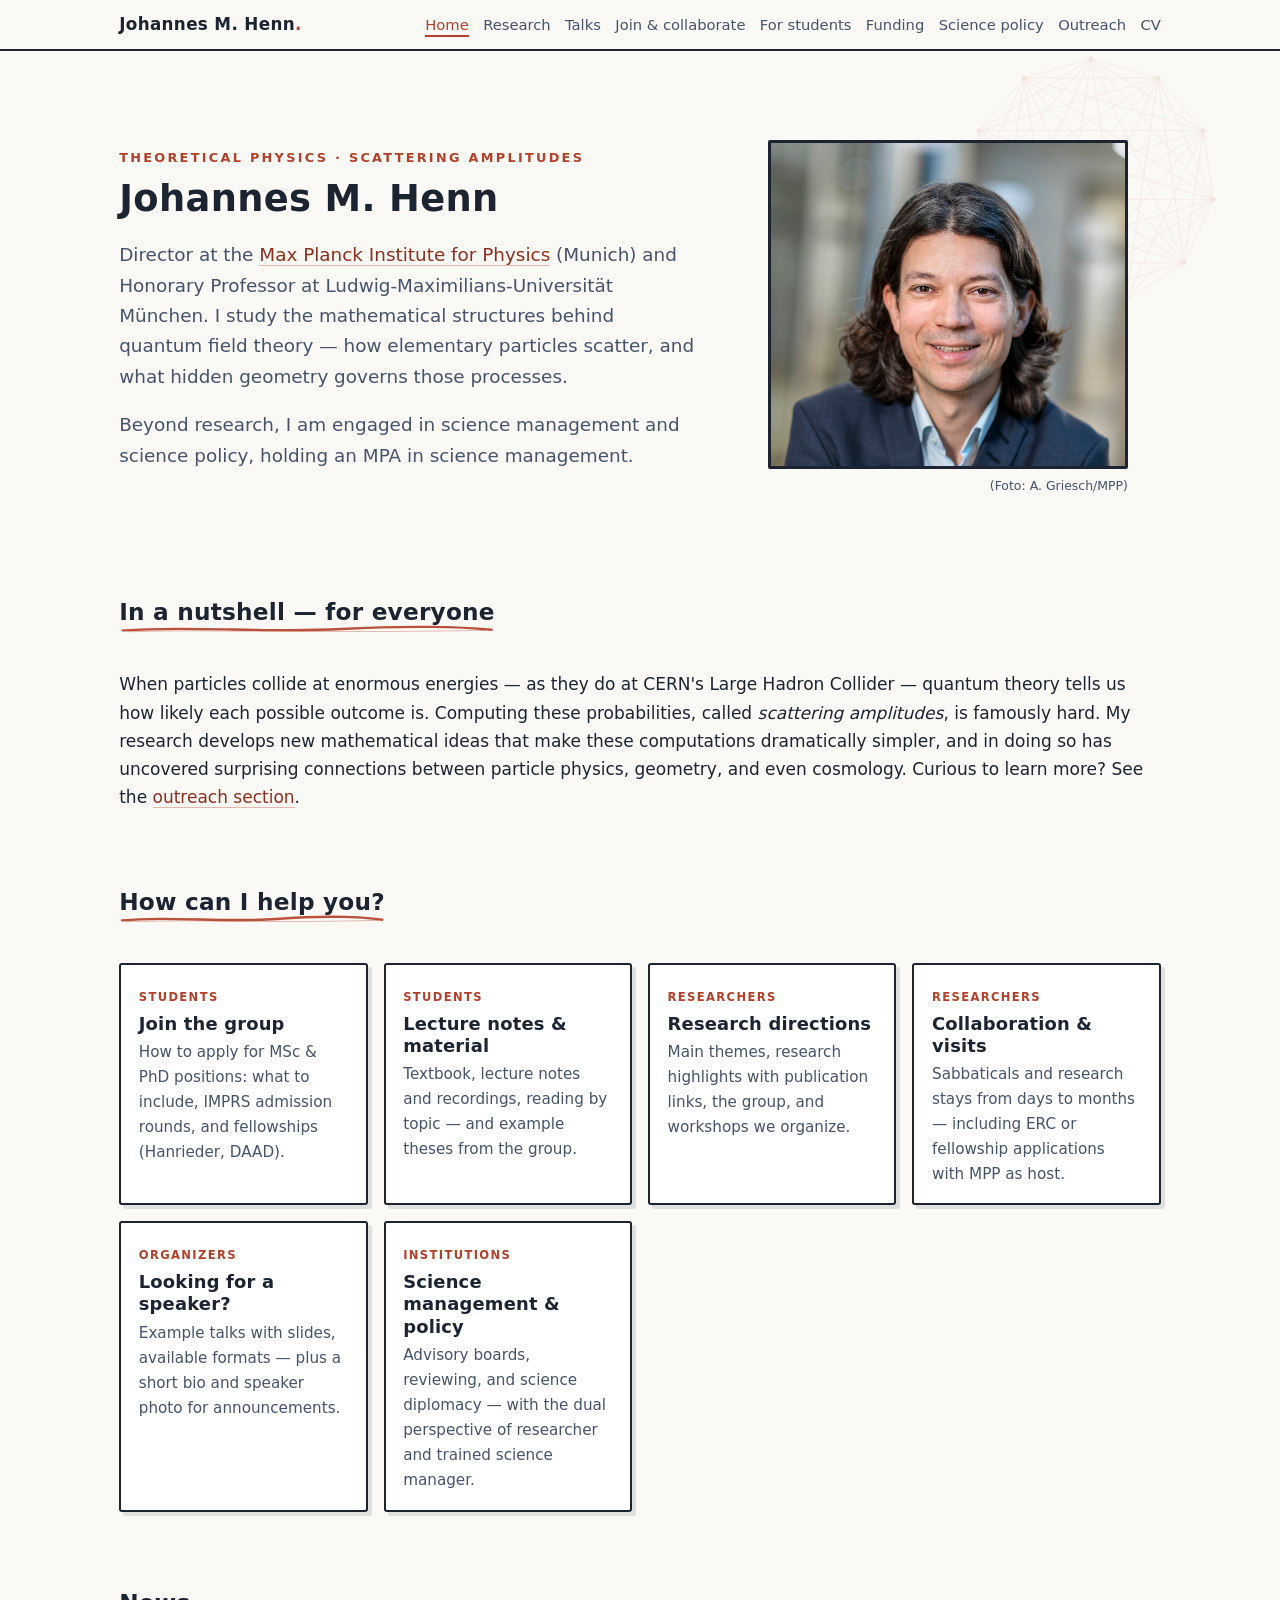
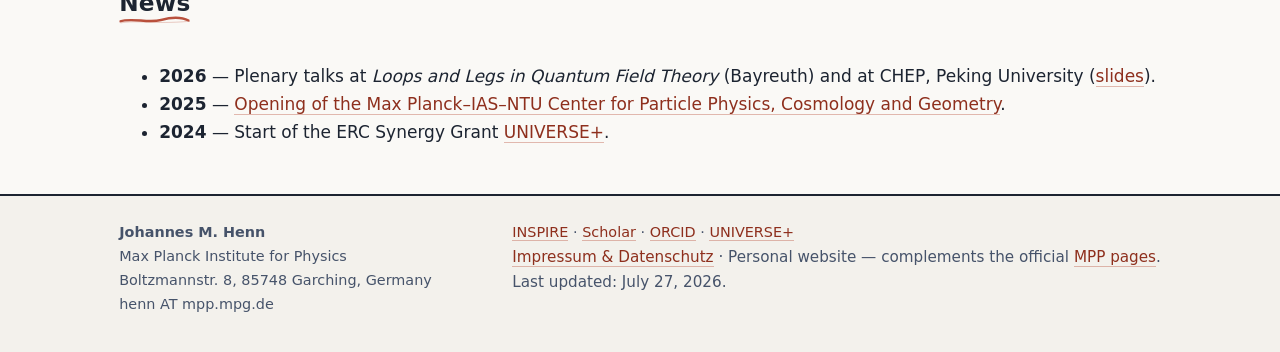
<file: index.html>
<!DOCTYPE html>
<html lang="en">
<head>
<meta charset="utf-8">
<meta name="viewport" content="width=device-width, initial-scale=1">
<title>Johannes M. Henn — Theoretical Physicist</title>
<meta name="description" content="Johannes M. Henn — theoretical physicist, Director at the Max Planck Institute for Physics, Munich. Research on scattering amplitudes in quantum field theory.">
<link rel="icon" type="image/svg+xml" href="assets/img/favicon.svg">
<link rel="icon" type="image/png" href="assets/img/favicon.png">
<link rel="stylesheet" href="assets/css/style.css">
</head>
<body>

<nav class="nav">
  <div class="nav-inner">
    <a class="brand" href="index.html">Johannes M. Henn<span>.</span></a>
    <ul>
      <li><a class="active" href="index.html">Home</a></li>
      <li><a href="research.html">Research</a></li>
      <li><a href="talks.html">Talks</a></li>
      <li><a href="collaborate.html">Join &amp; collaborate</a></li>
      <li><a href="students.html">For students</a></li>
      <li><a href="funding.html">Funding</a></li>
      <li><a href="management.html">Science policy</a></li>
      <li><a href="outreach.html">Outreach</a></li>
      <li><a href="cv.html">CV</a></li>
    </ul>
  </div>
</nav>

<main class="wrap">

  <section class="hero">
    <img class="hero-deco" src="assets/img/polytope.svg" alt="">
    <div>
      <div class="kicker">Theoretical physics · Scattering amplitudes</div>
      <h1>Johannes M. Henn</h1>
      <p class="lead">
        Director at the <a href="https://www.mpp.mpg.de/en/">Max Planck Institute for Physics</a> (Munich)
        and Honorary Professor at Ludwig-Maximilians-Universität München.
        I study the mathematical structures behind quantum field theory —
        how elementary particles scatter, and what hidden geometry governs those processes.
      </p>
      <p class="lead">
        Beyond research, I am engaged in science management and science
        policy, holding an MPA in science management.
      </p>
    </div>
    <div class="hero-photo">
      <img src="assets/img/portrait.jpg" alt="Portrait of Johannes M. Henn">
      <div class="muted" style="font-size:.78rem; margin-top:.4rem; text-align:right">(Foto: A.&nbsp;Griesch/MPP)</div>
    </div>
  </section>

  <section>
    <h2>In a nutshell — for everyone</h2>
    <p>
      When particles collide at enormous energies — as they do at CERN's Large Hadron Collider —
      quantum theory tells us how likely each possible outcome is. Computing these probabilities,
      called <em>scattering amplitudes</em>, is famously hard. My research develops new mathematical
      ideas that make these computations dramatically simpler, and in doing so has uncovered
      surprising connections between particle physics, geometry, and even cosmology.
      Curious to learn more? See the <a href="outreach.html">outreach section</a>.
    </p>
  </section>

  <section>
    <h2>How can I help you?</h2>
    <div class="cards">
      <div class="card">
        <span class="tag">Students</span>
        <h3><a href="collaborate.html#students">Join the group</a></h3>
        <p>How to apply for MSc &amp; PhD positions: what to include, IMPRS admission rounds, and fellowships (Hanrieder, DAAD).</p>
      </div>
      <div class="card">
        <span class="tag">Students</span>
        <h3><a href="students.html">Lecture notes &amp; material</a></h3>
        <p>Textbook, lecture notes and recordings, reading by topic — and example theses from the group.</p>
      </div>
      <div class="card">
        <span class="tag">Researchers</span>
        <h3><a href="research.html">Research directions</a></h3>
        <p>Main themes, research highlights with publication links, the group, and workshops we organize.</p>
      </div>
      <div class="card">
        <span class="tag">Researchers</span>
        <h3><a href="collaborate.html#visits">Collaboration &amp; visits</a></h3>
        <p>Sabbaticals and research stays from days to months — including ERC or fellowship applications with MPP as host.</p>
      </div>
      <div class="card">
        <span class="tag">Organizers</span>
        <h3><a href="talks.html">Looking for a speaker?</a></h3>
        <p>Example talks with slides, available formats — plus a short bio and speaker photo for announcements.</p>
      </div>
      <div class="card">
        <span class="tag">Institutions</span>
        <h3><a href="management.html">Science management &amp; policy</a></h3>
        <p>Advisory boards, reviewing, and science diplomacy — with the dual perspective of researcher and trained science manager.</p>
      </div>
    </div>
  </section>

  <section>
    <h2>News</h2>
    <ul>
      <li><strong>2026</strong> — Plenary talks at <em>Loops and Legs in Quantum Field Theory</em> (Bayreuth) and at CHEP, Peking University (<a href="talks.html">slides</a>).</li>
      <li><strong>2025</strong> — <a href="https://www.mpg.de/25314643/max-planck-center-for-particle-physics-cosmology-and-geometry-inaugurated-in-taiwan">Opening of the Max Planck–IAS–NTU Center for Particle Physics, Cosmology and Geometry</a>.</li>
      <li><strong>2024</strong> — Start of the ERC Synergy Grant <a href="https://positive-geometry.com">UNIVERSE+</a>.</li>
    </ul>
  </section>

</main>

<footer>
  <div class="wrap">
    <div>
      <strong>Johannes M. Henn</strong><br>
      Max Planck Institute for Physics<br>
      Boltzmannstr. 8, 85748 Garching, Germany<br>
      henn&nbsp;AT&nbsp;mpp.mpg.de
    </div>
    <div>
      <a href="https://inspirehep.net/authors/1040053">INSPIRE</a> ·
      <a href="https://scholar.google.com/citations?hl=en&amp;user=UkL5Gi8AAAAJ">Scholar</a> ·
      <a href="https://orcid.org/0000-0003-1183-4652">ORCID</a> ·
      <a href="https://positive-geometry.com">UNIVERSE+</a><br>
      <span class="muted"><a href="imprint.html">Impressum &amp; Datenschutz</a> · Personal website — complements the official <a href="https://www.mpp.mpg.de/en/">MPP pages</a>.<br>Last updated: July 27, 2026.</span>
    </div>
  </div>
</footer>

</body>
</html>
</file>
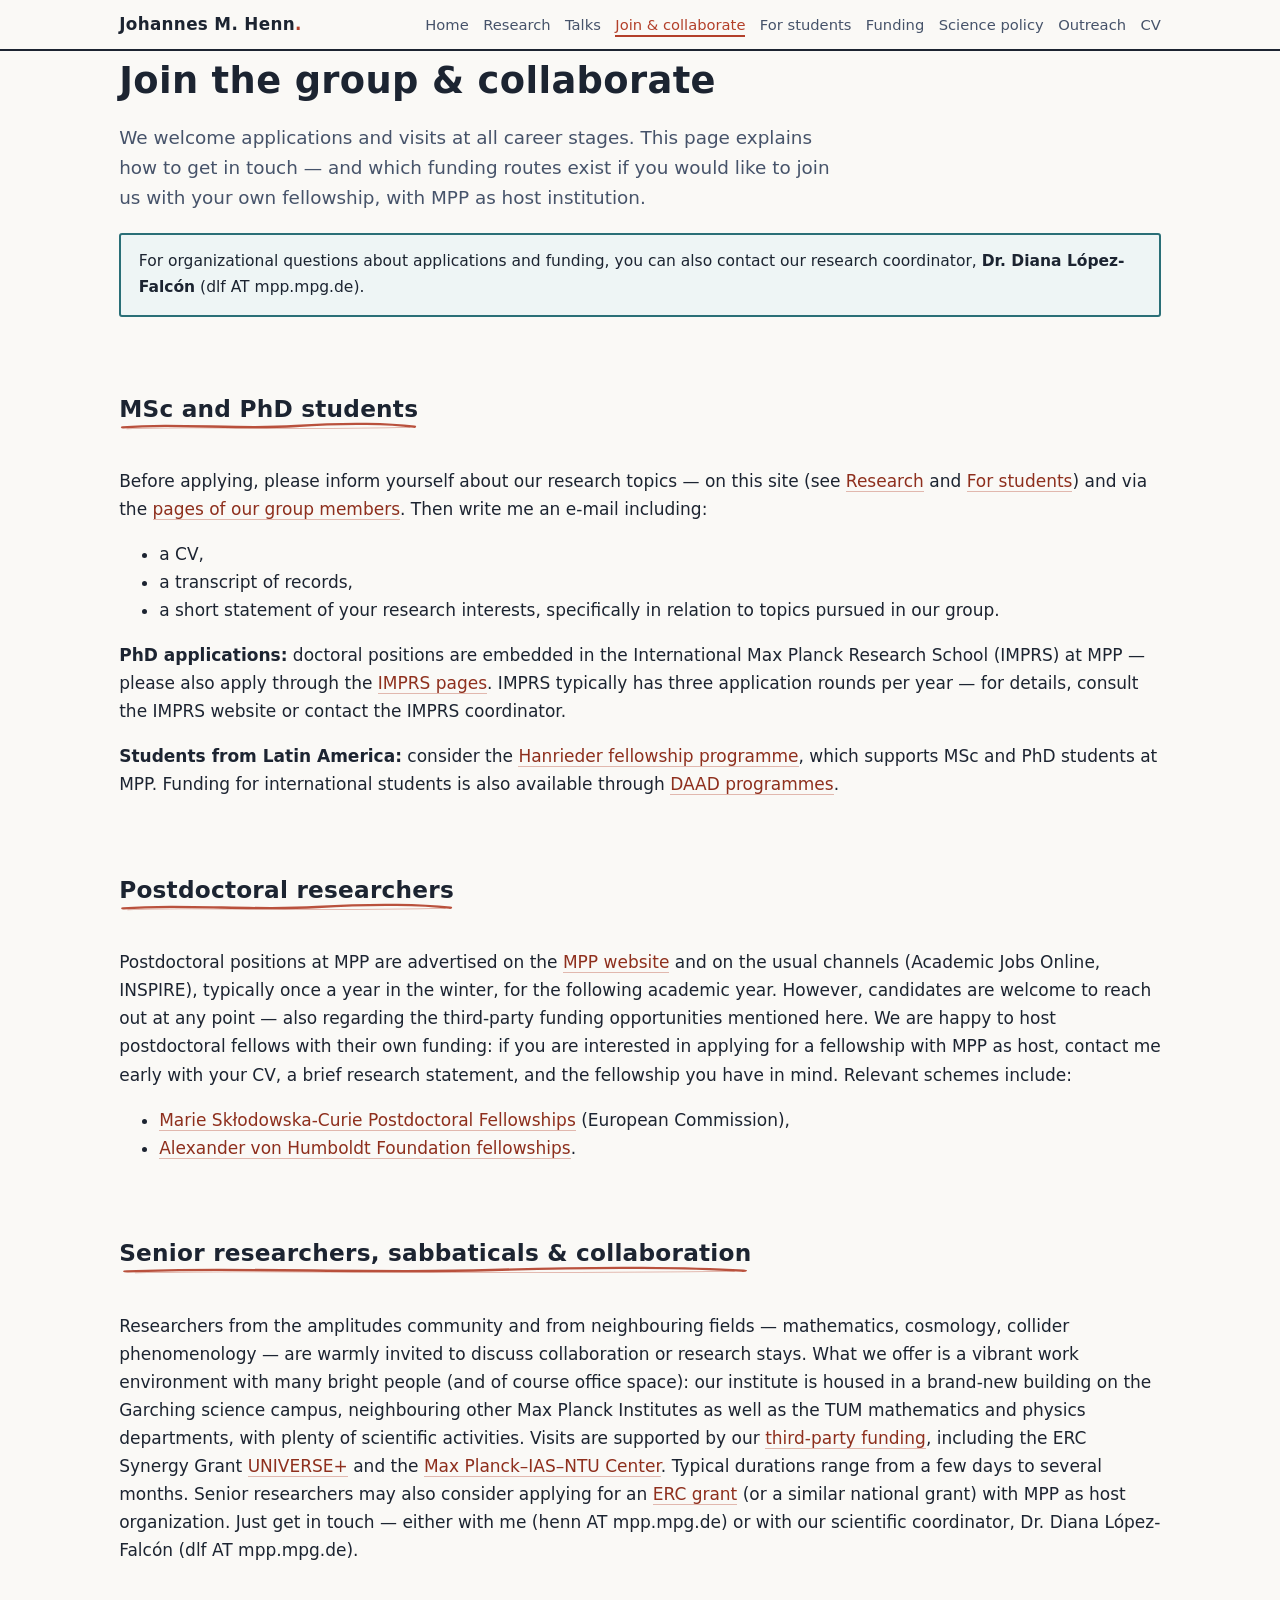
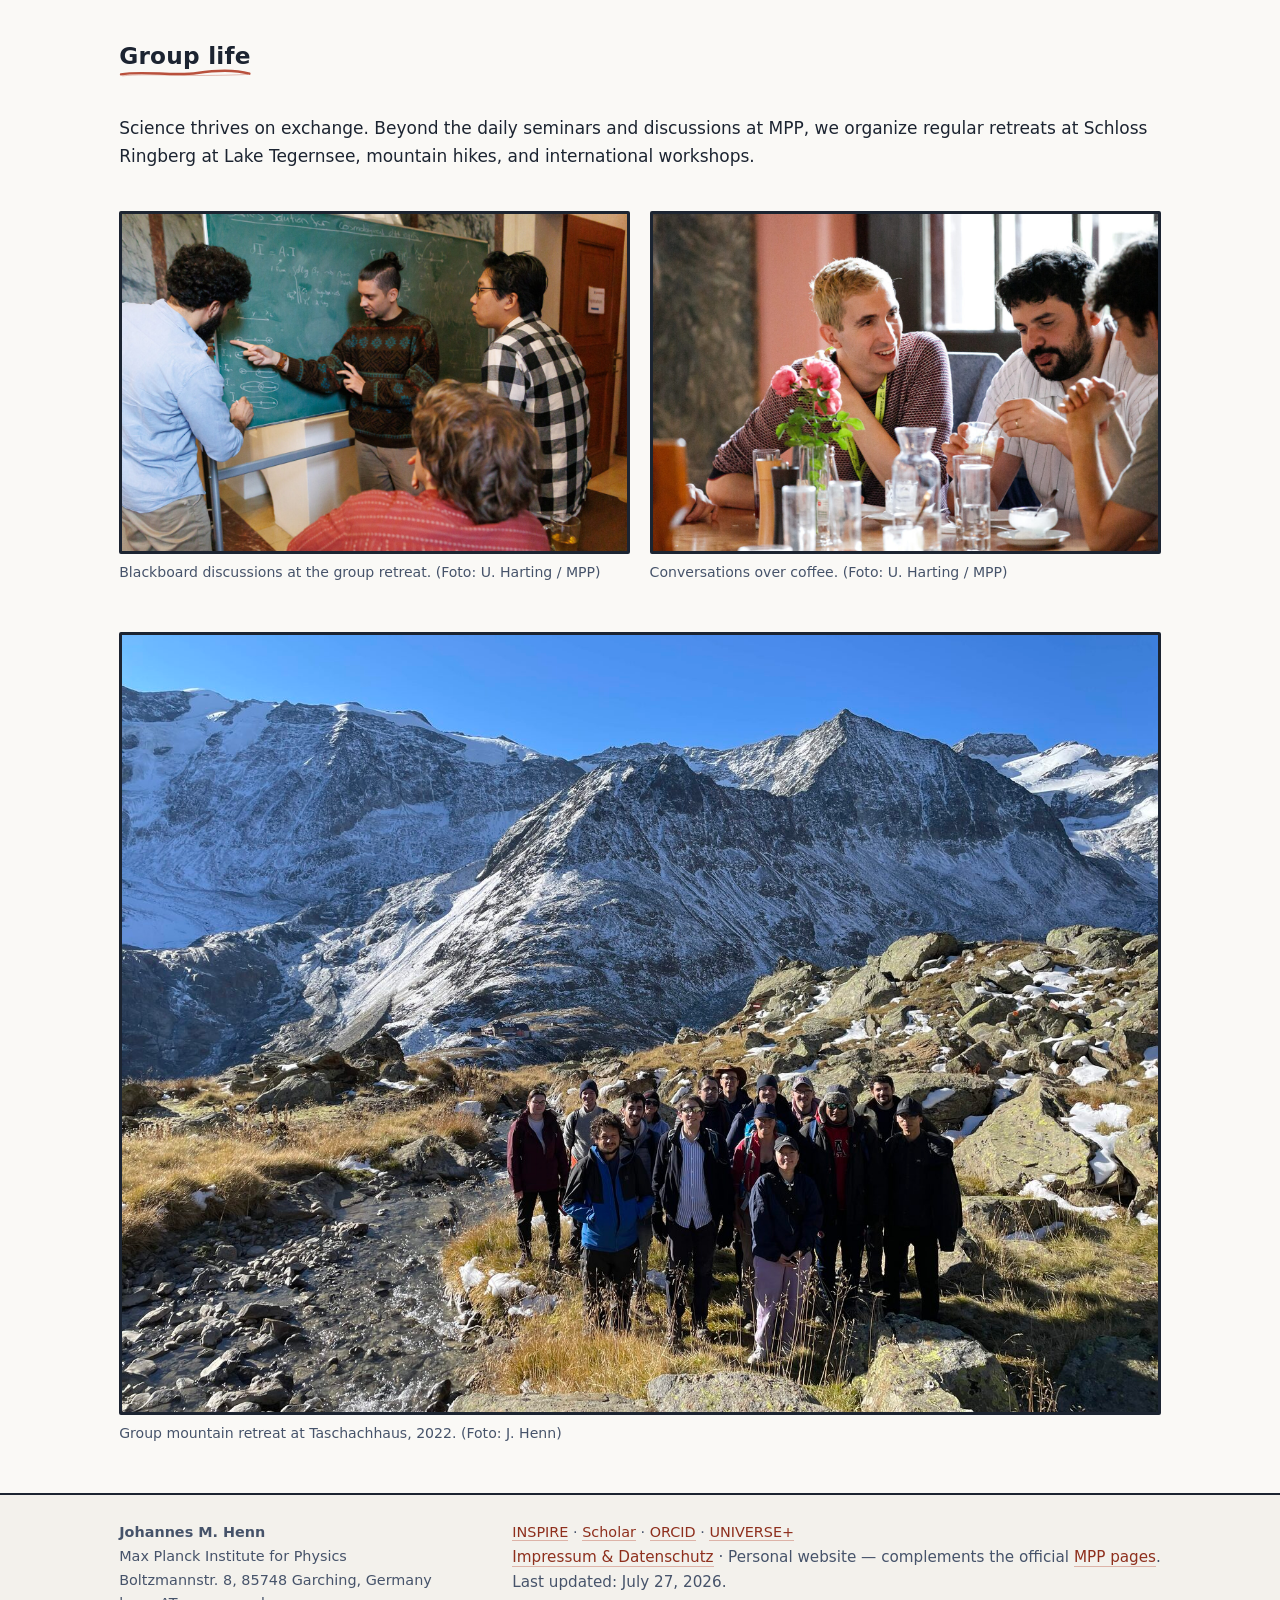
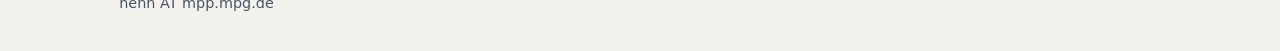
<file: collaborate.html>
<!DOCTYPE html>
<html lang="en">
<head>
<meta charset="utf-8">
<meta name="viewport" content="width=device-width, initial-scale=1">
<title>Join &amp; collaborate — Johannes M. Henn</title>
<meta name="description" content="How to join the group of Johannes M. Henn at the Max Planck Institute for Physics: MSc/PhD applications, postdoc fellowships, sabbaticals and visits.">
<link rel="icon" type="image/svg+xml" href="assets/img/favicon.svg">
<link rel="icon" type="image/png" href="assets/img/favicon.png">
<link rel="stylesheet" href="assets/css/style.css">
</head>
<body>

<nav class="nav">
  <div class="nav-inner">
    <a class="brand" href="index.html">Johannes M. Henn<span>.</span></a>
    <ul>
      <li><a href="index.html">Home</a></li>
      <li><a href="research.html">Research</a></li>
      <li><a href="talks.html">Talks</a></li>
      <li><a class="active" href="collaborate.html">Join &amp; collaborate</a></li>
      <li><a href="students.html">For students</a></li>
      <li><a href="funding.html">Funding</a></li>
      <li><a href="management.html">Science policy</a></li>
      <li><a href="outreach.html">Outreach</a></li>
      <li><a href="cv.html">CV</a></li>
    </ul>
  </div>
</nav>

<main class="wrap">

  <h1>Join the group &amp; collaborate</h1>
  <p class="lead">
    We welcome applications and visits at all career stages. This page explains
    how to get in touch — and which funding routes exist if you would like to
    join us with your own fellowship, with MPP as host institution.
  </p>

  <div class="note">
    For organizational questions about applications and funding, you can also contact our
    research coordinator, <strong>Dr. Diana López-Falcón</strong> (dlf&nbsp;AT&nbsp;mpp.mpg.de).
  </div>

  <section id="students">
    <h2>MSc and PhD students</h2>
    <p>
      Before applying, please inform yourself about our research topics — on this site
      (see <a href="research.html">Research</a> and <a href="students.html">For students</a>)
      and via the <a href="https://www.mpp.mpg.de/en/research/structure-of-matter/quantum-field-theory">pages of our group members</a>.
      Then write me an e-mail including:
    </p>
    <ul>
      <li>a CV,</li>
      <li>a transcript of records,</li>
      <li>a short statement of your research interests, specifically in relation to topics pursued in our group.</li>
    </ul>
    <p>
      <strong>PhD applications:</strong> doctoral positions are embedded in the
      International Max Planck Research School (IMPRS) at MPP — please also apply through the
      <a href="https://www.mpp.mpg.de/en/studying-and-working/imprs-phd-studies/for-imprs-applicants">IMPRS pages</a>.
      IMPRS typically has three application rounds per year — for details, consult the
      IMPRS website or contact the IMPRS coordinator.
    </p>
    <p>
      <strong>Students from Latin America:</strong> consider the
      <a href="https://www.mpp.mpg.de/en/international-program">Hanrieder fellowship programme</a>,
      which supports MSc and PhD students at MPP.
      Funding for international students is also available through
      <a href="https://www.daad.de/en/">DAAD programmes</a>.
    </p>
  </section>

  <section id="postdocs">
    <h2>Postdoctoral researchers</h2>
    <p>
      Postdoctoral positions at MPP are advertised on the
      <a href="https://www.mpp.mpg.de/en/">MPP website</a> and on the usual channels
      (Academic Jobs Online, INSPIRE), typically once a year in the winter, for the
      following academic year. However, candidates are welcome to reach out at any point —
      also regarding the third-party funding opportunities mentioned here. We are happy to
      host postdoctoral fellows with their own funding: if you are interested in applying
      for a fellowship with MPP as host, contact me early with your CV, a brief research
      statement, and the fellowship you have in mind. Relevant schemes include:
    </p>
    <ul>
      <li><a href="https://marie-sklodowska-curie-actions.ec.europa.eu">Marie Skłodowska-Curie Postdoctoral Fellowships</a> (European Commission),</li>
      <li><a href="https://www.humboldt-foundation.de/en/">Alexander von Humboldt Foundation fellowships</a>.</li>
    </ul>
  </section>

  <section id="visits">
    <h2>Senior researchers, sabbaticals &amp; collaboration</h2>
    <p>
      Researchers from the amplitudes community and from neighbouring fields —
      mathematics, cosmology, collider phenomenology — are warmly invited to discuss
      collaboration or research stays. What we offer is a vibrant work environment with
      many bright people (and of course office space): our institute is housed in a brand-new
      building on the Garching science campus, neighbouring other Max Planck Institutes as
      well as the TUM mathematics and physics departments, with plenty of scientific
      activities. Visits are supported by our <a href="funding.html">third-party funding</a>,
      including the ERC Synergy Grant <a href="https://positive-geometry.com">UNIVERSE+</a> and the
      <a href="https://www.mpp.mpg.de/en/research/max-planck-center-for-particle-physics-cosmology-and-geometry">Max Planck–IAS–NTU Center</a>.
      Typical durations range from a few days to several months. Senior researchers may
      also consider applying for an <a href="https://erc.europa.eu">ERC grant</a> (or a
      similar national grant) with MPP as host organization.
      Just get in touch — either with me (henn&nbsp;AT&nbsp;mpp.mpg.de) or with our
      scientific coordinator, Dr. Diana López-Falcón (dlf&nbsp;AT&nbsp;mpp.mpg.de).
    </p>
  </section>

  <section id="group-life">
    <h2>Group life</h2>
    <p>
      Science thrives on exchange. Beyond the daily seminars and discussions at MPP, we
      organize regular retreats at Schloss Ringberg at Lake Tegernsee, mountain hikes,
      and international workshops.
    </p>
    <div class="fig-row">
      <figure>
        <img src="assets/img/group-blackboard.jpg" alt="Blackboard discussion at a group retreat">
        <figcaption>Blackboard discussions at the group retreat.
        (Foto: U.&nbsp;Harting&nbsp;/&nbsp;MPP)</figcaption>
      </figure>
      <figure>
        <img src="assets/img/group-coffee.jpg" alt="Conversations over coffee at a group retreat">
        <figcaption>Conversations over coffee.
        (Foto: U.&nbsp;Harting&nbsp;/&nbsp;MPP)</figcaption>
      </figure>
    </div>
    <figure>
      <img src="assets/img/group-mountains.jpg" alt="The group on a mountain hike">
      <figcaption>Group mountain retreat at Taschachhaus, 2022. (Foto: J.&nbsp;Henn)</figcaption>
    </figure>
  </section>

</main>

<footer>
  <div class="wrap">
    <div>
      <strong>Johannes M. Henn</strong><br>
      Max Planck Institute for Physics<br>
      Boltzmannstr. 8, 85748 Garching, Germany<br>
      henn&nbsp;AT&nbsp;mpp.mpg.de
    </div>
    <div>
      <a href="https://inspirehep.net/authors/1040053">INSPIRE</a> ·
      <a href="https://scholar.google.com/citations?hl=en&amp;user=UkL5Gi8AAAAJ">Scholar</a> ·
      <a href="https://orcid.org/0000-0003-1183-4652">ORCID</a> ·
      <a href="https://positive-geometry.com">UNIVERSE+</a><br>
      <span class="muted"><a href="imprint.html">Impressum &amp; Datenschutz</a> · Personal website — complements the official <a href="https://www.mpp.mpg.de/en/">MPP pages</a>.<br>Last updated: July 27, 2026.</span>
    </div>
  </div>
</footer>

</body>
</html>
</file>
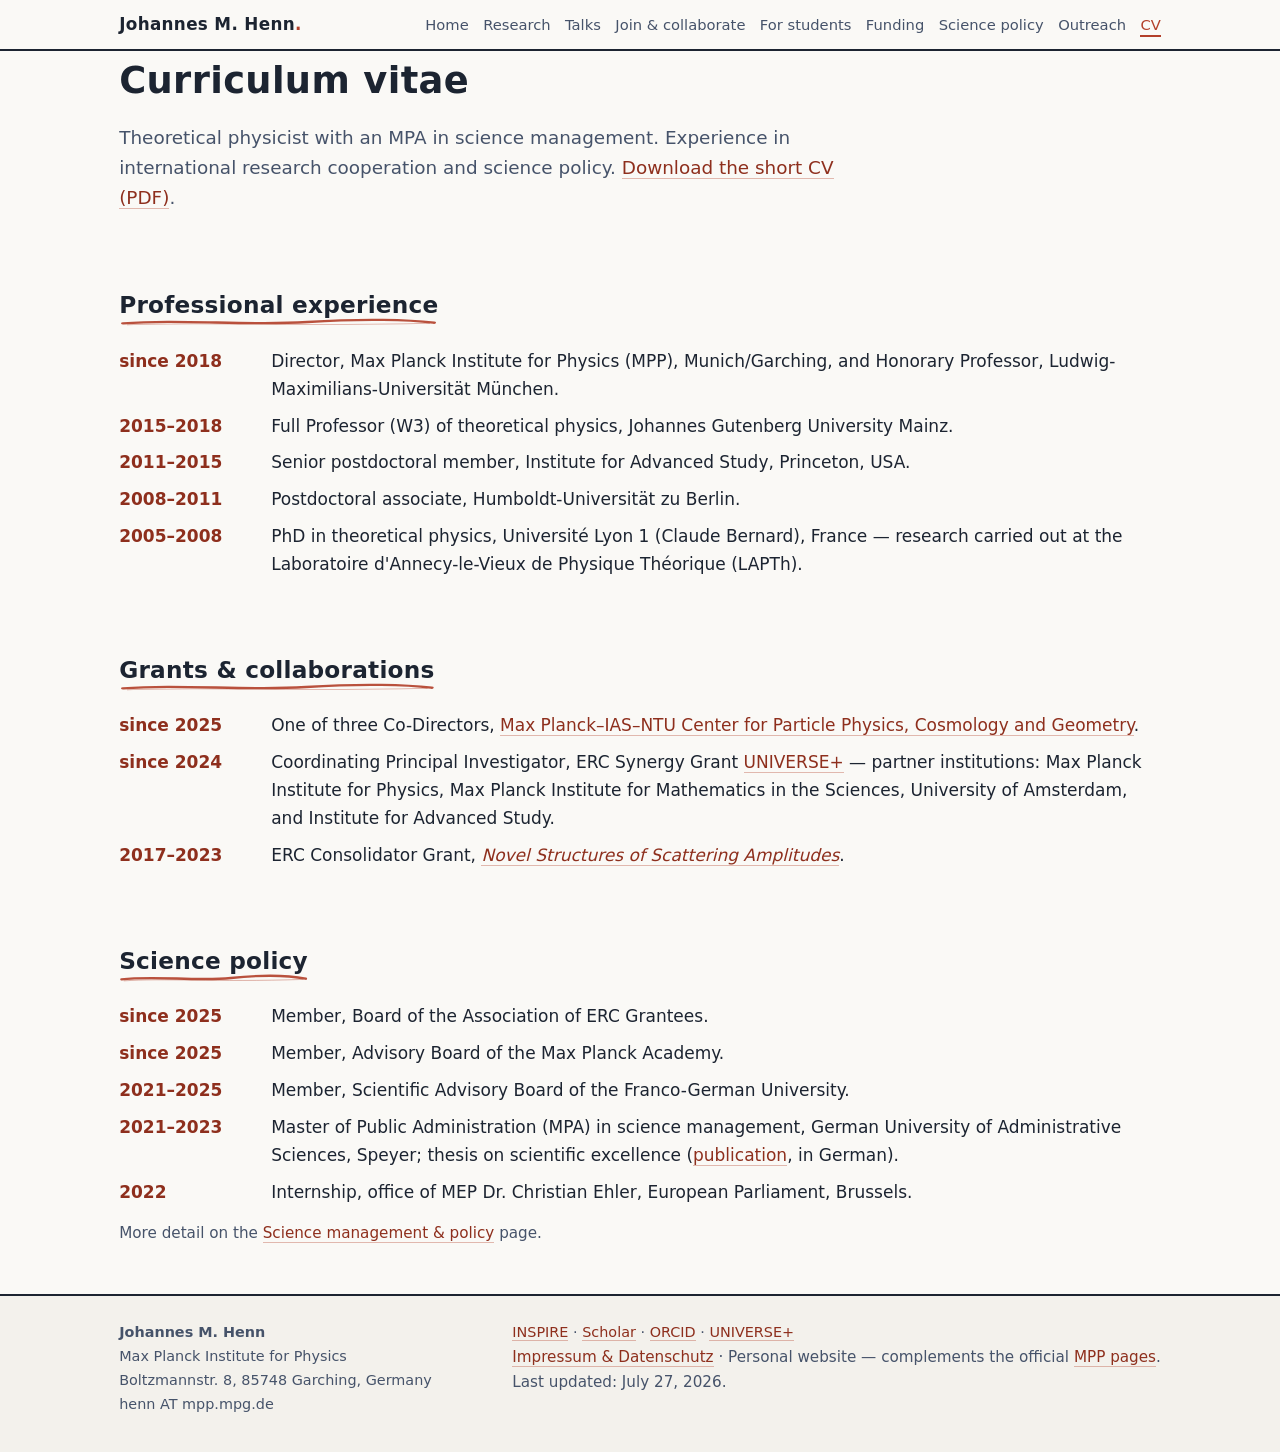
<file: cv.html>
<!DOCTYPE html>
<html lang="en">
<head>
<meta charset="utf-8">
<meta name="viewport" content="width=device-width, initial-scale=1">
<title>CV — Johannes M. Henn</title>
<meta name="description" content="Curriculum vitae of Johannes M. Henn, Director at the Max Planck Institute for Physics and Honorary Professor at LMU Munich.">
<link rel="icon" type="image/svg+xml" href="assets/img/favicon.svg">
<link rel="icon" type="image/png" href="assets/img/favicon.png">
<link rel="stylesheet" href="assets/css/style.css">
</head>
<body>

<nav class="nav">
  <div class="nav-inner">
    <a class="brand" href="index.html">Johannes M. Henn<span>.</span></a>
    <ul>
      <li><a href="index.html">Home</a></li>
      <li><a href="research.html">Research</a></li>
      <li><a href="talks.html">Talks</a></li>
      <li><a href="collaborate.html">Join &amp; collaborate</a></li>
      <li><a href="students.html">For students</a></li>
      <li><a href="funding.html">Funding</a></li>
      <li><a href="management.html">Science policy</a></li>
      <li><a href="outreach.html">Outreach</a></li>
      <li><a class="active" href="cv.html">CV</a></li>
    </ul>
  </div>
</nav>

<main class="wrap">

  <h1>Curriculum vitae</h1>
  <p class="lead">
    Theoretical physicist with an MPA in science management. Experience in international
    research cooperation and science policy.
    <a href="assets/pdf/CV_HENN_Johannes_Short.pdf">Download the short CV (PDF)</a>.
  </p>

  <section>
    <h2>Professional experience</h2>
    <dl class="cv">
      <dt>since 2018</dt>
      <dd>Director, Max Planck Institute for Physics (MPP), Munich/Garching, and
          Honorary Professor, Ludwig-Maximilians-Universität München.</dd>
      <dt>2015–2018</dt>
      <dd>Full Professor (W3) of theoretical physics, Johannes Gutenberg University Mainz.</dd>
      <dt>2011–2015</dt>
      <dd>Senior postdoctoral member, Institute for Advanced Study, Princeton, USA.</dd>
      <dt>2008–2011</dt>
      <dd>Postdoctoral associate, Humboldt-Universität zu Berlin.</dd>
      <dt>2005–2008</dt>
      <dd>PhD in theoretical physics, Université Lyon 1 (Claude Bernard), France —
          research carried out at the Laboratoire d'Annecy-le-Vieux de Physique Théorique (LAPTh).</dd>
    </dl>
  </section>

  <section>
    <h2>Grants &amp; collaborations</h2>
    <dl class="cv">
      <dt>since 2025</dt>
      <dd>One of three Co-Directors, <a href="https://www.mpp.mpg.de/en/research/max-planck-center-for-particle-physics-cosmology-and-geometry">Max Planck–IAS–NTU Center for Particle Physics, Cosmology and Geometry</a>.</dd>
      <dt>since 2024</dt>
      <dd>Coordinating Principal Investigator, ERC Synergy Grant
          <a href="https://positive-geometry.com">UNIVERSE+</a> — partner institutions:
          Max Planck Institute for Physics, Max Planck Institute for Mathematics in the Sciences,
          University of Amsterdam, and Institute for Advanced Study.</dd>
      <dt>2017–2023</dt>
      <dd>ERC Consolidator Grant, <em><a href="https://www.scattering-amplitudes.com">Novel Structures of Scattering Amplitudes</a></em>.</dd>
    </dl>
  </section>

  <section>
    <h2>Science policy</h2>
    <dl class="cv">
      <dt>since 2025</dt>
      <dd>Member, Board of the Association of ERC Grantees.</dd>
      <dt>since 2025</dt>
      <dd>Member, Advisory Board of the Max Planck Academy.</dd>
      <dt>2021–2025</dt>
      <dd>Member, Scientific Advisory Board of the Franco-German University.</dd>
      <dt>2021–2023</dt>
      <dd>Master of Public Administration (MPA) in science management, German University of
          Administrative Sciences, Speyer; thesis on scientific excellence
          (<a href="https://www.wissenschaftsmanagement.de/news/foerderung-wissenschaftlicher-exzellenz">publication</a>, in German).</dd>
      <dt>2022</dt>
      <dd>Internship, office of MEP Dr. Christian Ehler, European Parliament, Brussels.</dd>
    </dl>
    <p class="muted">More detail on the <a href="management.html">Science management &amp; policy</a> page.</p>
  </section>

</main>

<footer>
  <div class="wrap">
    <div>
      <strong>Johannes M. Henn</strong><br>
      Max Planck Institute for Physics<br>
      Boltzmannstr. 8, 85748 Garching, Germany<br>
      henn&nbsp;AT&nbsp;mpp.mpg.de
    </div>
    <div>
      <a href="https://inspirehep.net/authors/1040053">INSPIRE</a> ·
      <a href="https://scholar.google.com/citations?hl=en&amp;user=UkL5Gi8AAAAJ">Scholar</a> ·
      <a href="https://orcid.org/0000-0003-1183-4652">ORCID</a> ·
      <a href="https://positive-geometry.com">UNIVERSE+</a><br>
      <span class="muted"><a href="imprint.html">Impressum &amp; Datenschutz</a> · Personal website — complements the official <a href="https://www.mpp.mpg.de/en/">MPP pages</a>.<br>Last updated: July 27, 2026.</span>
    </div>
  </div>
</footer>

</body>
</html>
</file>
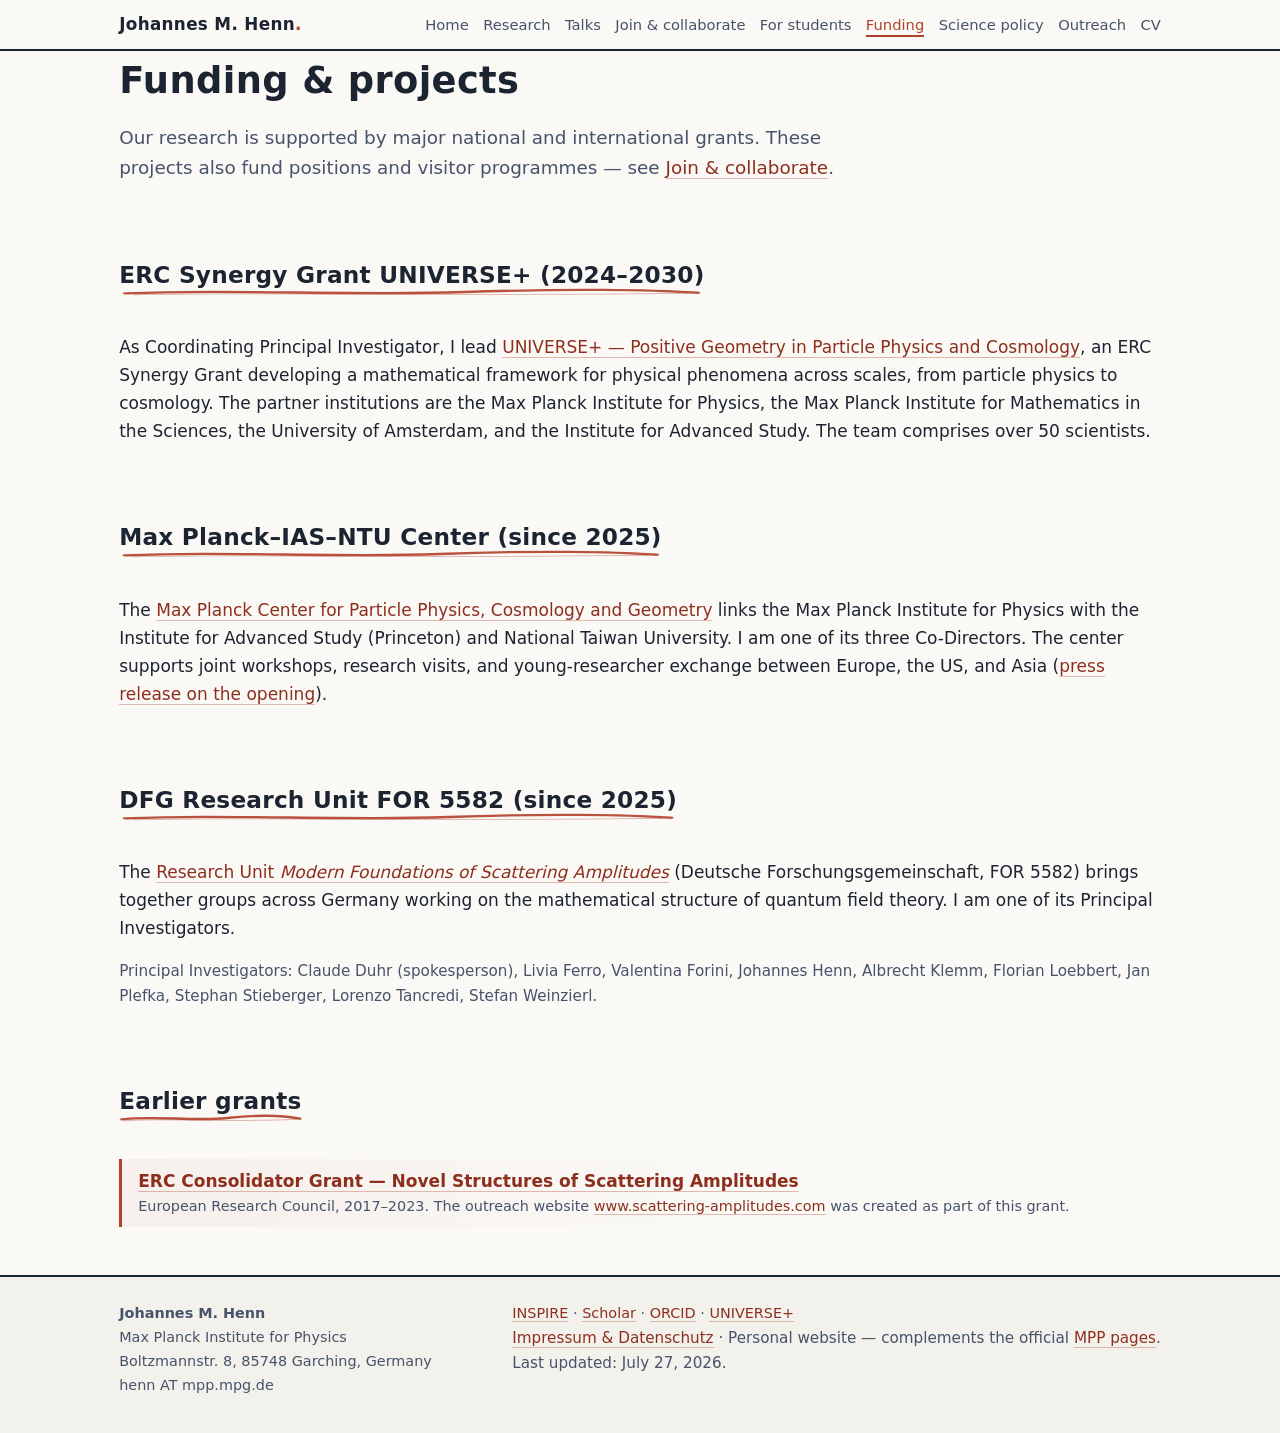
<file: funding.html>
<!DOCTYPE html>
<html lang="en">
<head>
<meta charset="utf-8">
<meta name="viewport" content="width=device-width, initial-scale=1">
<title>Funding &amp; projects — Johannes M. Henn</title>
<meta name="description" content="Research grants and projects: ERC Synergy Grant UNIVERSE+, Max Planck–IAS–NTU Center, DFG Research Unit FOR 5582.">
<link rel="icon" type="image/svg+xml" href="assets/img/favicon.svg">
<link rel="icon" type="image/png" href="assets/img/favicon.png">
<link rel="stylesheet" href="assets/css/style.css">
</head>
<body>

<nav class="nav">
  <div class="nav-inner">
    <a class="brand" href="index.html">Johannes M. Henn<span>.</span></a>
    <ul>
      <li><a href="index.html">Home</a></li>
      <li><a href="research.html">Research</a></li>
      <li><a href="talks.html">Talks</a></li>
      <li><a href="collaborate.html">Join &amp; collaborate</a></li>
      <li><a href="students.html">For students</a></li>
      <li><a class="active" href="funding.html">Funding</a></li>
      <li><a href="management.html">Science policy</a></li>
      <li><a href="outreach.html">Outreach</a></li>
      <li><a href="cv.html">CV</a></li>
    </ul>
  </div>
</nav>

<main class="wrap">

  <h1>Funding &amp; projects</h1>
  <p class="lead">
    Our research is supported by major national and international grants.
    These projects also fund positions and visitor programmes — see
    <a href="collaborate.html">Join &amp; collaborate</a>.
  </p>

  <section>
    <h2>ERC Synergy Grant UNIVERSE+ (2024–2030)</h2>
    <p>
      As Coordinating Principal Investigator, I lead
      <a href="https://positive-geometry.com">UNIVERSE+ — Positive Geometry in Particle Physics and Cosmology</a>,
      an ERC Synergy Grant developing a mathematical framework for physical phenomena
      across scales, from particle physics to cosmology. The partner institutions are the
      Max Planck Institute for Physics, the Max Planck Institute for Mathematics in the Sciences,
      the University of Amsterdam, and the Institute for Advanced Study.
      The team comprises over 50 scientists.
    </p>
  </section>

  <section>
    <h2>Max Planck–IAS–NTU Center (since 2025)</h2>
    <p>
      The <a href="https://www.mpp.mpg.de/en/research/max-planck-center-for-particle-physics-cosmology-and-geometry">Max
      Planck Center for Particle Physics, Cosmology and Geometry</a> links the Max Planck Institute
      for Physics with the Institute for Advanced Study (Princeton) and National Taiwan University.
      I am one of its three Co-Directors. The center supports joint workshops, research visits,
      and young-researcher exchange between Europe, the US, and Asia
      (<a href="https://www.mpg.de/25314643/max-planck-center-for-particle-physics-cosmology-and-geometry-inaugurated-in-taiwan">press release on the opening</a>).
    </p>
  </section>

  <section style="clear:both">
    <h2>DFG Research Unit FOR 5582 (since 2025)</h2>
    <p>
      The <a href="https://www.physik-astro.uni-bonn.de/de/nachrichten/streuprozesse-an-teilchenbeschleunigern">Research
      Unit <em>Modern Foundations of Scattering Amplitudes</em></a>
      (Deutsche Forschungsgemeinschaft, FOR 5582) brings together groups across Germany
      working on the mathematical structure of quantum field theory. I am one of its
      Principal Investigators.
    </p>
    <p class="muted">
      Principal Investigators: Claude Duhr (spokesperson), Livia Ferro, Valentina Forini,
      Johannes Henn, Albrecht Klemm, Florian Loebbert, Jan Plefka, Stephan Stieberger,
      Lorenzo Tancredi, Stefan Weinzierl.
    </p>
  </section>

  <section style="clear:both">
    <h2>Earlier grants</h2>
    <ul class="talk-list">
      <li>
        <div class="title"><a href="https://www.scattering-amplitudes.com">ERC Consolidator Grant — Novel Structures of Scattering Amplitudes</a></div>
        <div class="meta">European Research Council, 2017–2023. The outreach website
        <a href="https://www.scattering-amplitudes.com">www.scattering-amplitudes.com</a> was created as part of this grant.</div>
      </li>
    </ul>
  </section>

</main>

<footer>
  <div class="wrap">
    <div>
      <strong>Johannes M. Henn</strong><br>
      Max Planck Institute for Physics<br>
      Boltzmannstr. 8, 85748 Garching, Germany<br>
      henn&nbsp;AT&nbsp;mpp.mpg.de
    </div>
    <div>
      <a href="https://inspirehep.net/authors/1040053">INSPIRE</a> ·
      <a href="https://scholar.google.com/citations?hl=en&amp;user=UkL5Gi8AAAAJ">Scholar</a> ·
      <a href="https://orcid.org/0000-0003-1183-4652">ORCID</a> ·
      <a href="https://positive-geometry.com">UNIVERSE+</a><br>
      <span class="muted"><a href="imprint.html">Impressum &amp; Datenschutz</a> · Personal website — complements the official <a href="https://www.mpp.mpg.de/en/">MPP pages</a>.<br>Last updated: July 27, 2026.</span>
    </div>
  </div>
</footer>

</body>
</html>
</file>
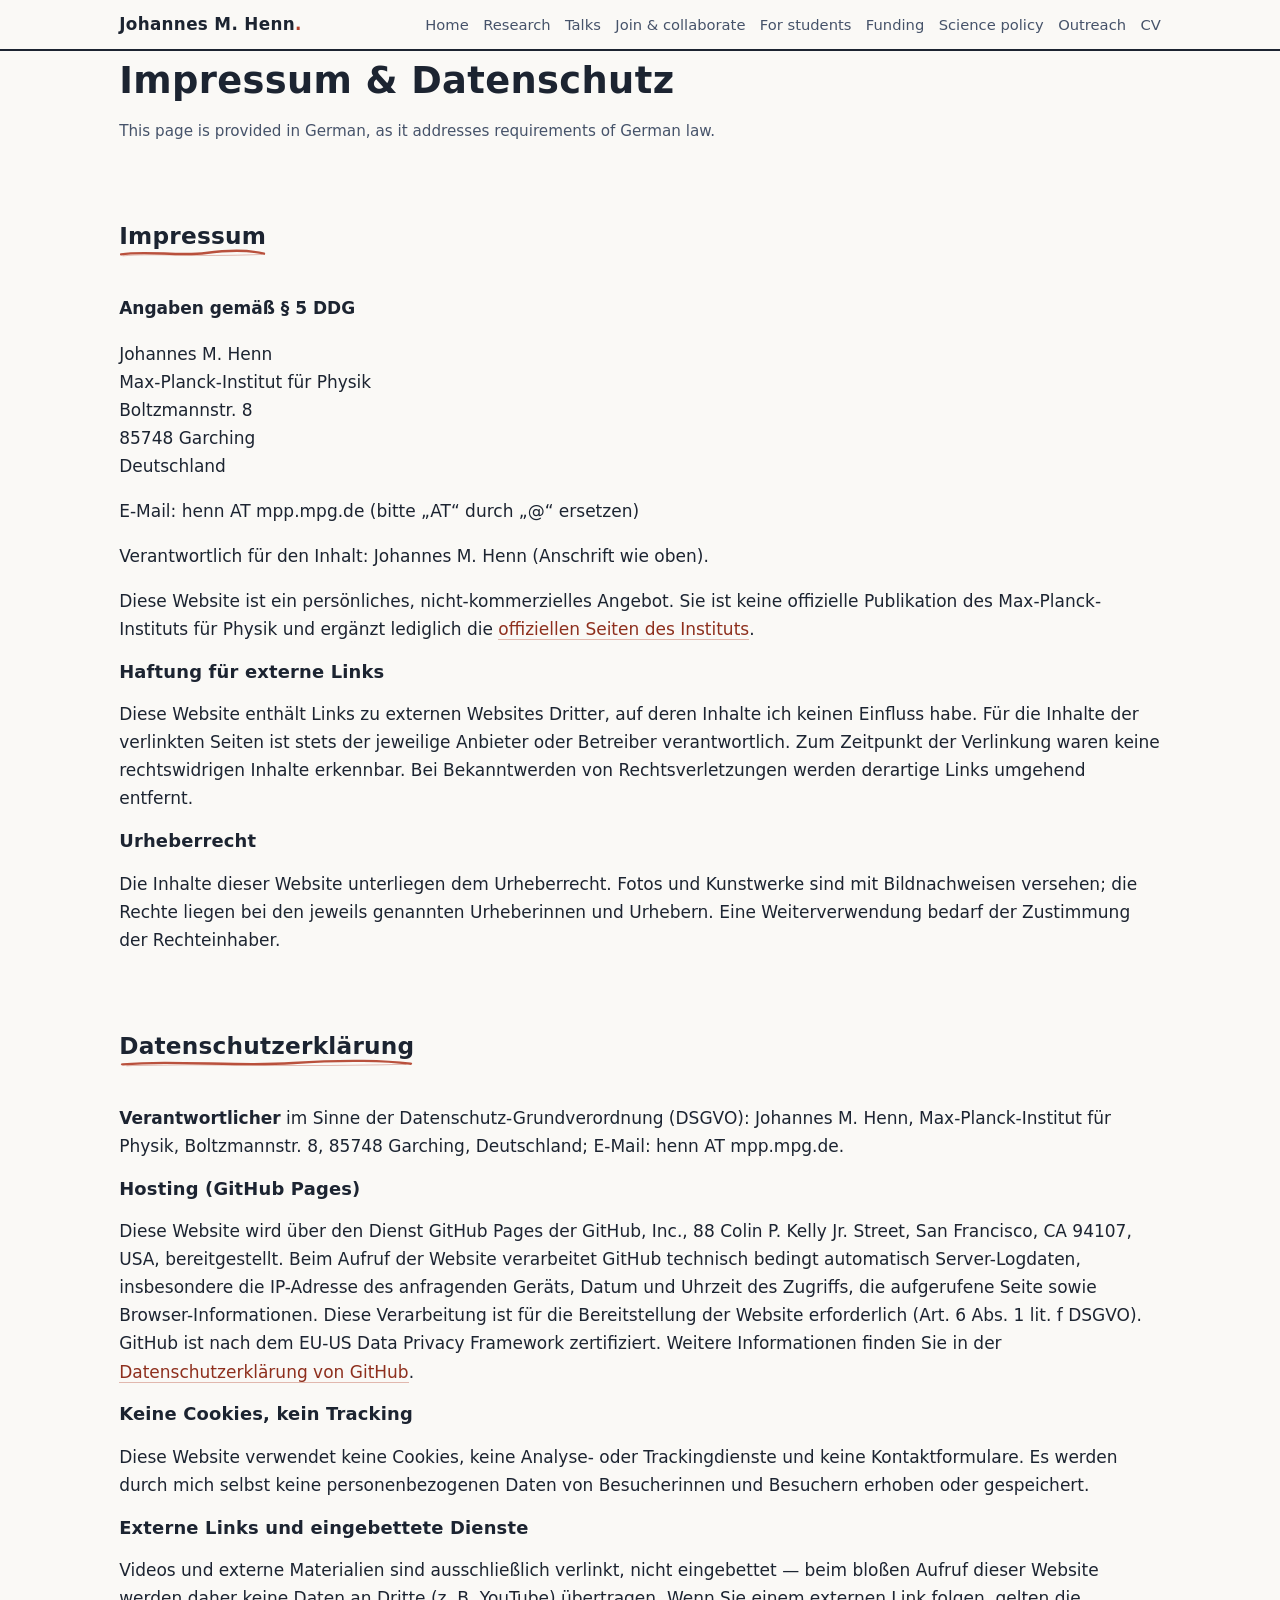
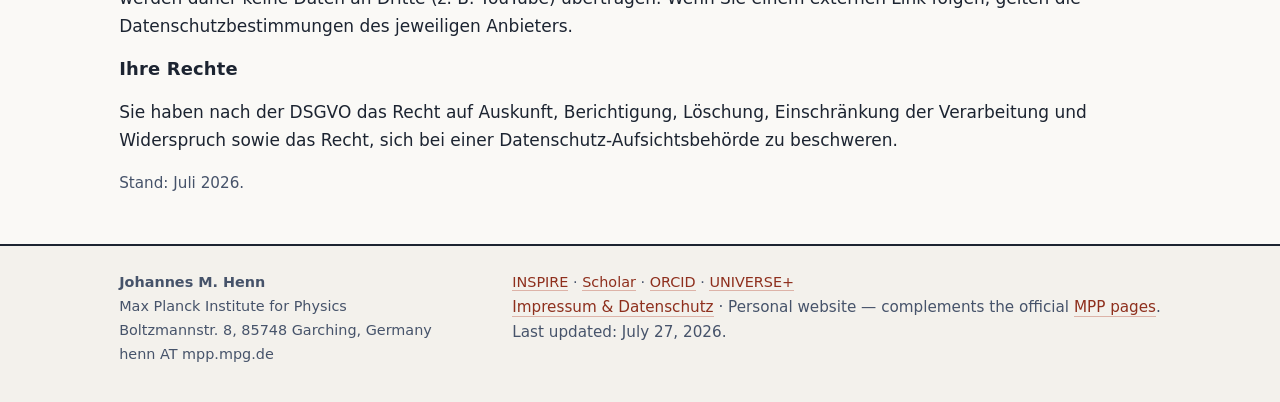
<file: imprint.html>
<!DOCTYPE html>
<html lang="de">
<head>
<meta charset="utf-8">
<meta name="viewport" content="width=device-width, initial-scale=1">
<title>Impressum &amp; Datenschutz — Johannes M. Henn</title>
<meta name="description" content="Impressum und Datenschutzerklärung der persönlichen Website von Johannes M. Henn.">
<link rel="icon" type="image/svg+xml" href="assets/img/favicon.svg">
<link rel="icon" type="image/png" href="assets/img/favicon.png">
<link rel="stylesheet" href="assets/css/style.css">
</head>
<body>

<nav class="nav">
  <div class="nav-inner">
    <a class="brand" href="index.html">Johannes M. Henn<span>.</span></a>
    <ul>
      <li><a href="index.html">Home</a></li>
      <li><a href="research.html">Research</a></li>
      <li><a href="talks.html">Talks</a></li>
      <li><a href="collaborate.html">Join &amp; collaborate</a></li>
      <li><a href="students.html">For students</a></li>
      <li><a href="funding.html">Funding</a></li>
      <li><a href="management.html">Science policy</a></li>
      <li><a href="outreach.html">Outreach</a></li>
      <li><a href="cv.html">CV</a></li>
    </ul>
  </div>
</nav>

<main class="wrap">

  <h1>Impressum &amp; Datenschutz</h1>
  <p class="muted">This page is provided in German, as it addresses requirements of German law.</p>

  <section>
    <h2>Impressum</h2>
    <p><strong>Angaben gemäß § 5 DDG</strong></p>
    <p>
      Johannes M. Henn<br>
      Max-Planck-Institut für Physik<br>
      Boltzmannstr. 8<br>
      85748 Garching<br>
      Deutschland
    </p>
    <p>
      E-Mail: henn&nbsp;AT&nbsp;mpp.mpg.de (bitte „AT“ durch „@“ ersetzen)
    </p>
    <p>
      Verantwortlich für den Inhalt: Johannes M. Henn (Anschrift wie oben).
    </p>
    <p>
      Diese Website ist ein persönliches, nicht-kommerzielles Angebot. Sie ist keine
      offizielle Publikation des Max-Planck-Instituts für Physik und ergänzt lediglich die
      <a href="https://www.mpp.mpg.de/">offiziellen Seiten des Instituts</a>.
    </p>

    <h3>Haftung für externe Links</h3>
    <p>
      Diese Website enthält Links zu externen Websites Dritter, auf deren Inhalte ich keinen
      Einfluss habe. Für die Inhalte der verlinkten Seiten ist stets der jeweilige Anbieter
      oder Betreiber verantwortlich. Zum Zeitpunkt der Verlinkung waren keine rechtswidrigen
      Inhalte erkennbar. Bei Bekanntwerden von Rechtsverletzungen werden derartige Links
      umgehend entfernt.
    </p>

    <h3>Urheberrecht</h3>
    <p>
      Die Inhalte dieser Website unterliegen dem Urheberrecht. Fotos und Kunstwerke sind mit
      Bildnachweisen versehen; die Rechte liegen bei den jeweils genannten Urheberinnen und
      Urhebern. Eine Weiterverwendung bedarf der Zustimmung der Rechteinhaber.
    </p>
  </section>

  <section>
    <h2>Datenschutzerklärung</h2>
    <p><strong>Verantwortlicher</strong> im Sinne der Datenschutz-Grundverordnung (DSGVO):
       Johannes M. Henn, Max-Planck-Institut für Physik, Boltzmannstr. 8, 85748 Garching,
       Deutschland; E-Mail: henn&nbsp;AT&nbsp;mpp.mpg.de.</p>

    <h3>Hosting (GitHub Pages)</h3>
    <p>
      Diese Website wird über den Dienst GitHub Pages der GitHub, Inc., 88 Colin P. Kelly Jr.
      Street, San Francisco, CA 94107, USA, bereitgestellt. Beim Aufruf der Website verarbeitet
      GitHub technisch bedingt automatisch Server-Logdaten, insbesondere die IP-Adresse des
      anfragenden Geräts, Datum und Uhrzeit des Zugriffs, die aufgerufene Seite sowie
      Browser-Informationen. Diese Verarbeitung ist für die Bereitstellung der Website
      erforderlich (Art. 6 Abs. 1 lit. f DSGVO). GitHub ist nach dem EU-US Data Privacy
      Framework zertifiziert. Weitere Informationen finden Sie in der
      <a href="https://docs.github.com/en/site-policy/privacy-policies/github-privacy-statement">Datenschutzerklärung von GitHub</a>.
    </p>

    <h3>Keine Cookies, kein Tracking</h3>
    <p>
      Diese Website verwendet keine Cookies, keine Analyse- oder Trackingdienste und keine
      Kontaktformulare. Es werden durch mich selbst keine personenbezogenen Daten von
      Besucherinnen und Besuchern erhoben oder gespeichert.
    </p>

    <h3>Externe Links und eingebettete Dienste</h3>
    <p>
      Videos und externe Materialien sind ausschließlich verlinkt, nicht eingebettet — beim
      bloßen Aufruf dieser Website werden daher keine Daten an Dritte (z.&nbsp;B. YouTube)
      übertragen. Wenn Sie einem externen Link folgen, gelten die Datenschutzbestimmungen des
      jeweiligen Anbieters.
    </p>

    <h3>Ihre Rechte</h3>
    <p>
      Sie haben nach der DSGVO das Recht auf Auskunft, Berichtigung, Löschung, Einschränkung
      der Verarbeitung und Widerspruch sowie das Recht, sich bei einer
      Datenschutz-Aufsichtsbehörde zu beschweren.
    </p>

    <p class="muted">Stand: Juli 2026.</p>
  </section>

</main>

<footer>
  <div class="wrap">
    <div>
      <strong>Johannes M. Henn</strong><br>
      Max Planck Institute for Physics<br>
      Boltzmannstr. 8, 85748 Garching, Germany<br>
      henn&nbsp;AT&nbsp;mpp.mpg.de
    </div>
    <div>
      <a href="https://inspirehep.net/authors/1040053">INSPIRE</a> ·
      <a href="https://scholar.google.com/citations?hl=en&amp;user=UkL5Gi8AAAAJ">Scholar</a> ·
      <a href="https://orcid.org/0000-0003-1183-4652">ORCID</a> ·
      <a href="https://positive-geometry.com">UNIVERSE+</a><br>
      <span class="muted"><a href="imprint.html">Impressum &amp; Datenschutz</a> · Personal website — complements the official <a href="https://www.mpp.mpg.de/en/">MPP pages</a>.<br>Last updated: July 27, 2026.</span>
    </div>
  </div>
</footer>

</body>
</html>
</file>
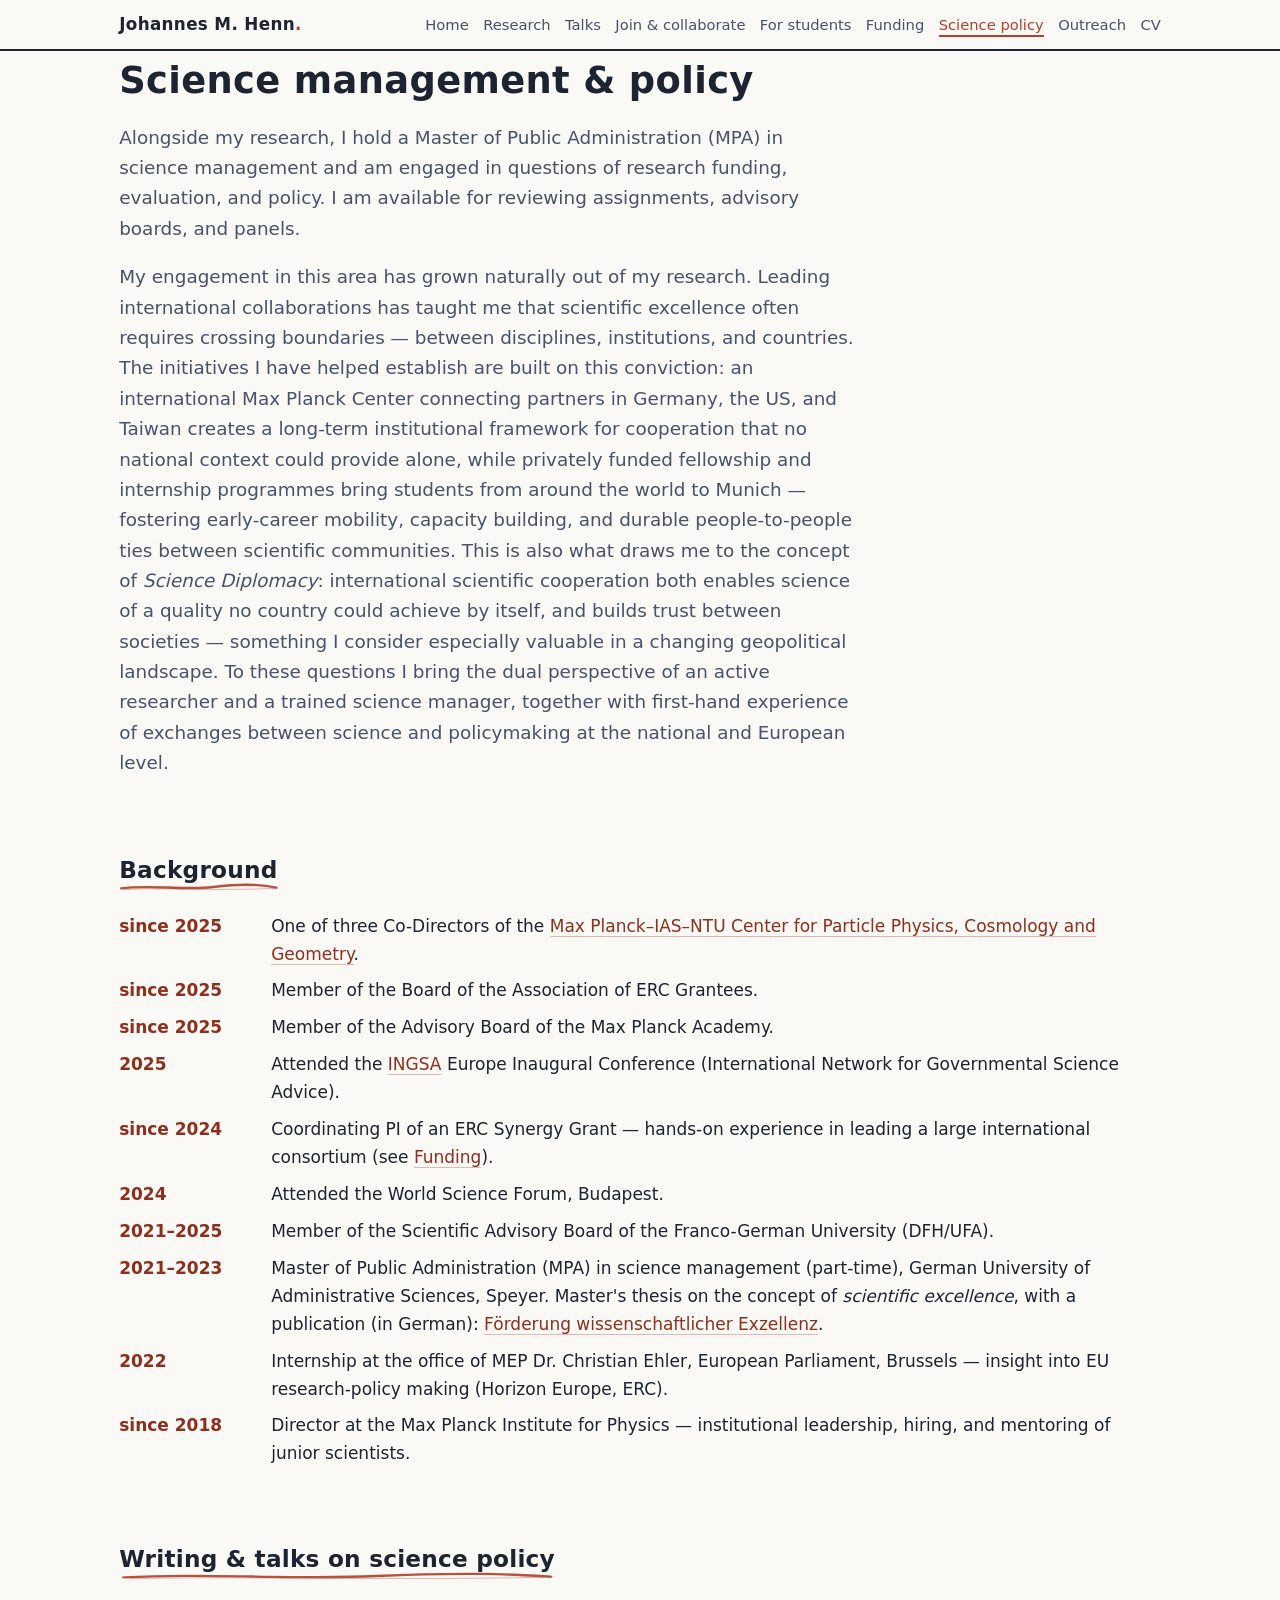
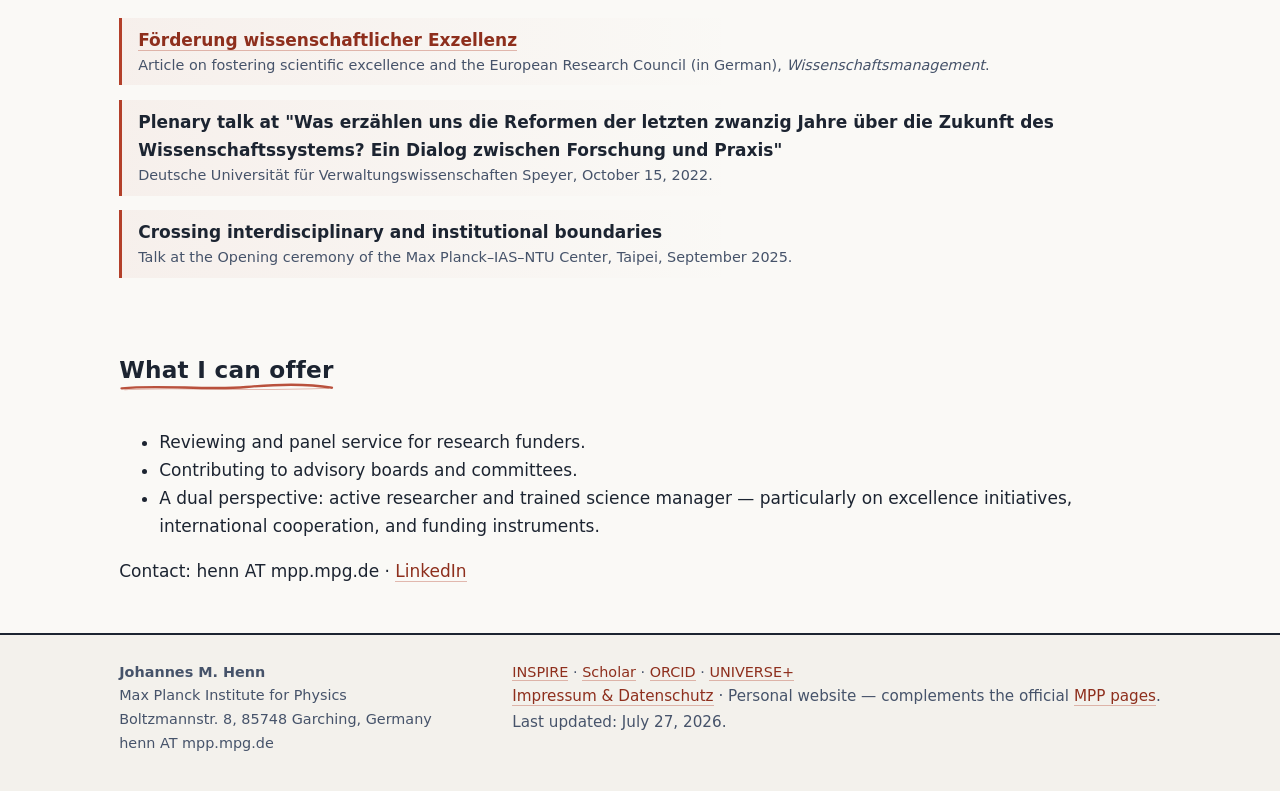
<file: management.html>
<!DOCTYPE html>
<html lang="en">
<head>
<meta charset="utf-8">
<meta name="viewport" content="width=device-width, initial-scale=1">
<title>Science management &amp; policy — Johannes M. Henn</title>
<meta name="description" content="Science management and science policy experience of Johannes M. Henn: MPA in science management, advisory boards, reviewing.">
<link rel="icon" type="image/svg+xml" href="assets/img/favicon.svg">
<link rel="icon" type="image/png" href="assets/img/favicon.png">
<link rel="stylesheet" href="assets/css/style.css">
</head>
<body>

<nav class="nav">
  <div class="nav-inner">
    <a class="brand" href="index.html">Johannes M. Henn<span>.</span></a>
    <ul>
      <li><a href="index.html">Home</a></li>
      <li><a href="research.html">Research</a></li>
      <li><a href="talks.html">Talks</a></li>
      <li><a href="collaborate.html">Join &amp; collaborate</a></li>
      <li><a href="students.html">For students</a></li>
      <li><a href="funding.html">Funding</a></li>
      <li><a class="active" href="management.html">Science policy</a></li>
      <li><a href="outreach.html">Outreach</a></li>
      <li><a href="cv.html">CV</a></li>
    </ul>
  </div>
</nav>

<main class="wrap">

  <h1>Science management &amp; policy</h1>
  <p class="lead">
    Alongside my research, I hold a Master of Public Administration (MPA) in science
    management and am engaged in questions of research funding, evaluation, and policy.
    I am available for reviewing assignments, advisory boards, and panels.
  </p>
  <p class="lead">
    My engagement in this area has grown naturally out of my research. Leading international
    collaborations has taught me that scientific excellence often requires crossing
    boundaries — between disciplines, institutions, and countries. The initiatives I have
    helped establish are built on this conviction: an international Max Planck Center
    connecting partners in Germany, the US, and Taiwan creates a long-term institutional
    framework for cooperation that no national context could provide alone, while
    privately funded fellowship and internship programmes bring students from around the
    world to Munich — fostering early-career mobility, capacity building, and durable
    people-to-people ties between scientific communities. This is also what draws me to the
    concept of <em>Science Diplomacy</em>: international scientific cooperation both enables
    science of a quality no country could achieve by itself, and builds trust between
    societies — something I consider especially valuable in a changing geopolitical
    landscape. To these questions I bring the dual perspective of an active researcher and
    a trained science manager, together with first-hand experience of exchanges between
    science and policymaking at the national and European level.
  </p>

  <section>
    <h2>Background</h2>
    <dl class="cv">
      <dt>since 2025</dt>
      <dd>One of three Co-Directors of the
          <a href="https://www.mpp.mpg.de/en/research/max-planck-center-for-particle-physics-cosmology-and-geometry">Max
          Planck–IAS–NTU Center for Particle Physics, Cosmology and Geometry</a>.</dd>
      <dt>since 2025</dt>
      <dd>Member of the Board of the Association of ERC Grantees.</dd>
      <dt>since 2025</dt>
      <dd>Member of the Advisory Board of the Max Planck Academy.</dd>
      <dt>2025</dt>
      <dd>Attended the <a href="https://ingsa.org">INGSA</a> Europe Inaugural Conference
          (International Network for Governmental Science Advice).</dd>
      <dt>since 2024</dt>
      <dd>Coordinating PI of an ERC Synergy Grant — hands-on experience in leading a large
          international consortium (see <a href="funding.html">Funding</a>).</dd>
      <dt>2024</dt>
      <dd>Attended the World Science Forum, Budapest.</dd>
      <dt>2021–2025</dt>
      <dd>Member of the Scientific Advisory Board of the Franco-German University (DFH/UFA).</dd>
      <dt>2021–2023</dt>
      <dd>Master of Public Administration (MPA) in science management (part-time),
          German University of Administrative Sciences, Speyer.
          Master's thesis on the concept of <em>scientific excellence</em>, with a publication (in German):
          <a href="https://www.wissenschaftsmanagement.de/news/foerderung-wissenschaftlicher-exzellenz">Förderung wissenschaftlicher Exzellenz</a>.</dd>
      <dt>2022</dt>
      <dd>Internship at the office of MEP Dr. Christian Ehler, European Parliament, Brussels —
          insight into EU research-policy making (Horizon Europe, ERC).</dd>
      <dt>since 2018</dt>
      <dd>Director at the Max Planck Institute for Physics — institutional leadership,
          hiring, and mentoring of junior scientists.</dd>
    </dl>
  </section>

  <section>
    <h2>Writing &amp; talks on science policy</h2>
    <ul class="talk-list">
      <li>
        <div class="title"><a href="https://www.wissenschaftsmanagement.de/news/foerderung-wissenschaftlicher-exzellenz">Förderung wissenschaftlicher Exzellenz</a></div>
        <div class="meta">Article on fostering scientific excellence and the European Research Council (in German), <em>Wissenschaftsmanagement</em>.</div>
      </li>
      <li>
        <div class="title">Plenary talk at "Was erzählen uns die Reformen der letzten zwanzig Jahre über die Zukunft des Wissenschaftssystems? Ein Dialog zwischen Forschung und Praxis"</div>
        <div class="meta">Deutsche Universität für Verwaltungswissenschaften Speyer, October 15, 2022.</div>
      </li>
      <li>
        <div class="title">Crossing interdisciplinary and institutional boundaries</div>
        <div class="meta">Talk at the Opening ceremony of the Max Planck–IAS–NTU Center, Taipei, September 2025.</div>
      </li>
    </ul>
  </section>

  <section>
    <h2>What I can offer</h2>
    <ul>
      <li>Reviewing and panel service for research funders.</li>
      <li>Contributing to advisory boards and committees.</li>
      <li>A dual perspective: active researcher and trained science manager —
          particularly on excellence initiatives, international cooperation, and funding instruments.</li>
    </ul>
    <p>Contact: henn&nbsp;AT&nbsp;mpp.mpg.de ·
       <a href="https://www.linkedin.com/in/johannes-henn-187248104/">LinkedIn</a></p>
  </section>

</main>

<footer>
  <div class="wrap">
    <div>
      <strong>Johannes M. Henn</strong><br>
      Max Planck Institute for Physics<br>
      Boltzmannstr. 8, 85748 Garching, Germany<br>
      henn&nbsp;AT&nbsp;mpp.mpg.de
    </div>
    <div>
      <a href="https://inspirehep.net/authors/1040053">INSPIRE</a> ·
      <a href="https://scholar.google.com/citations?hl=en&amp;user=UkL5Gi8AAAAJ">Scholar</a> ·
      <a href="https://orcid.org/0000-0003-1183-4652">ORCID</a> ·
      <a href="https://positive-geometry.com">UNIVERSE+</a><br>
      <span class="muted"><a href="imprint.html">Impressum &amp; Datenschutz</a> · Personal website — complements the official <a href="https://www.mpp.mpg.de/en/">MPP pages</a>.<br>Last updated: July 27, 2026.</span>
    </div>
  </div>
</footer>

</body>
</html>
</file>
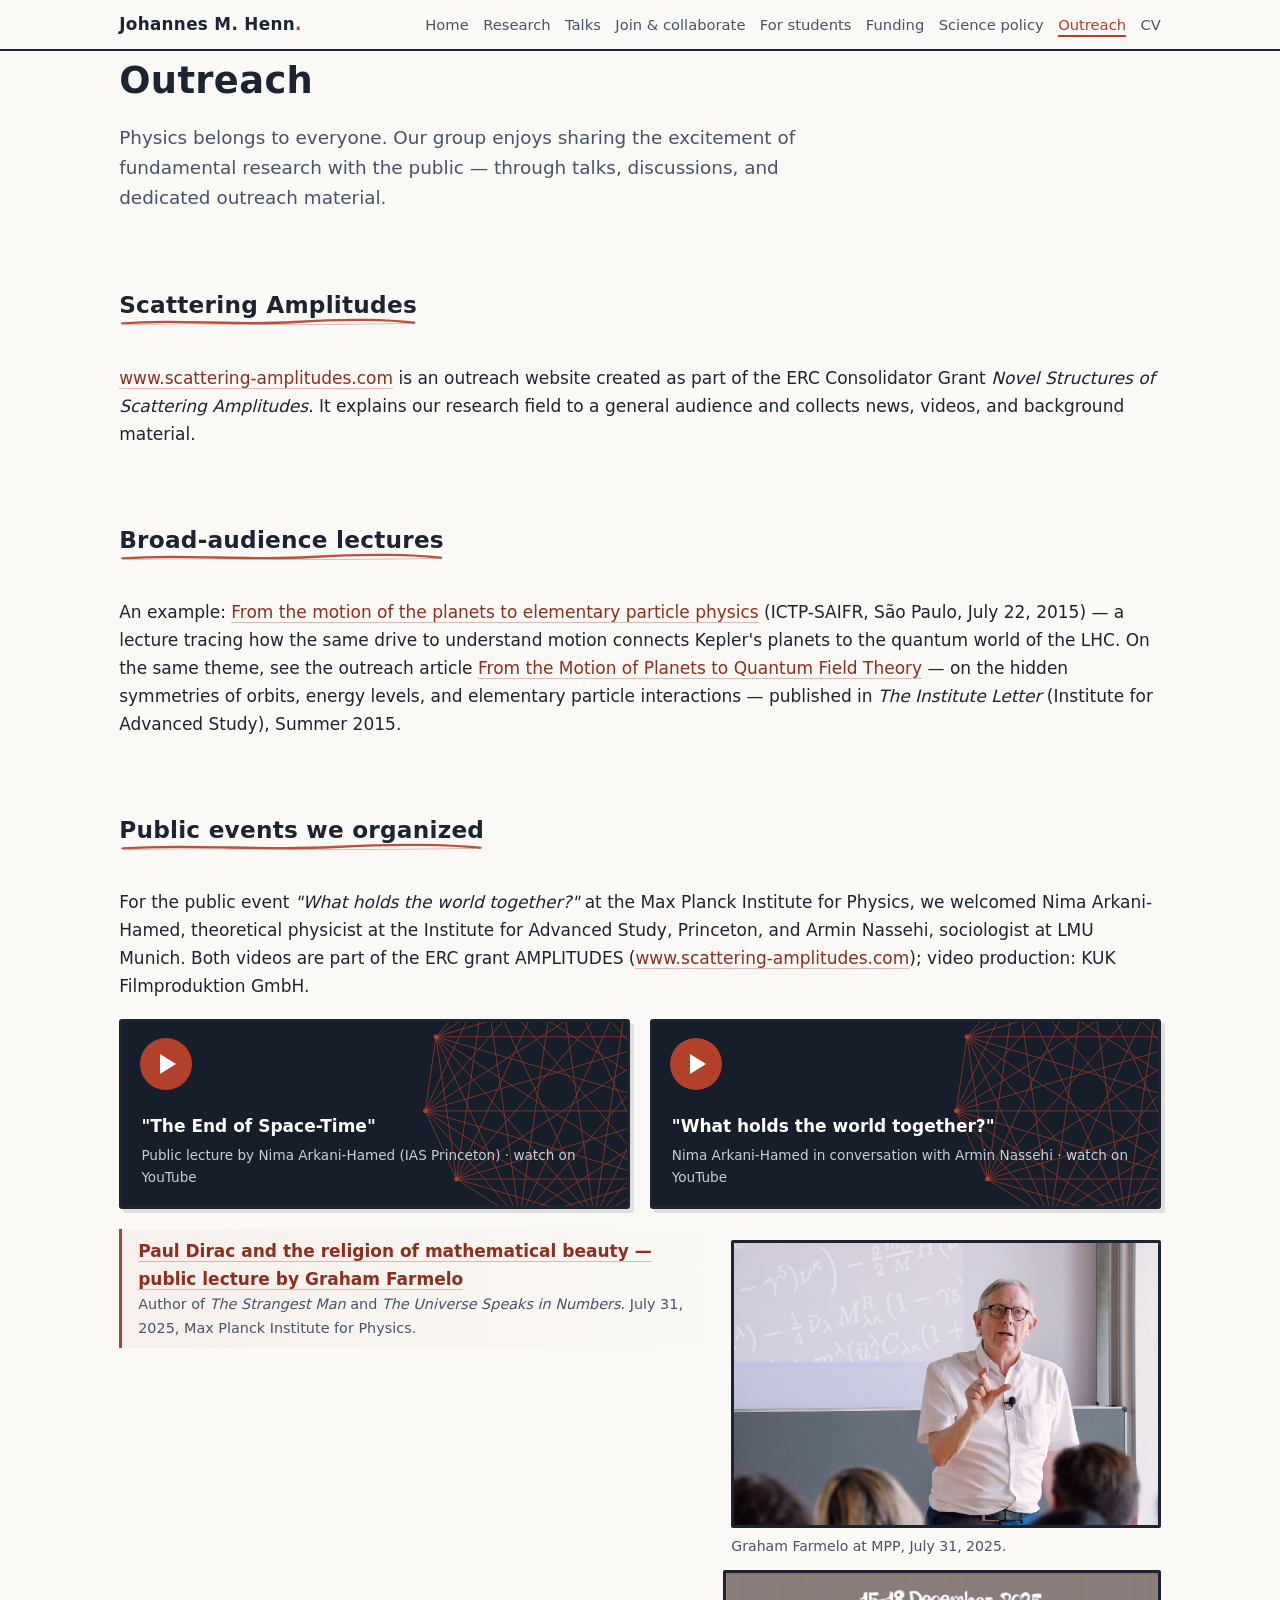
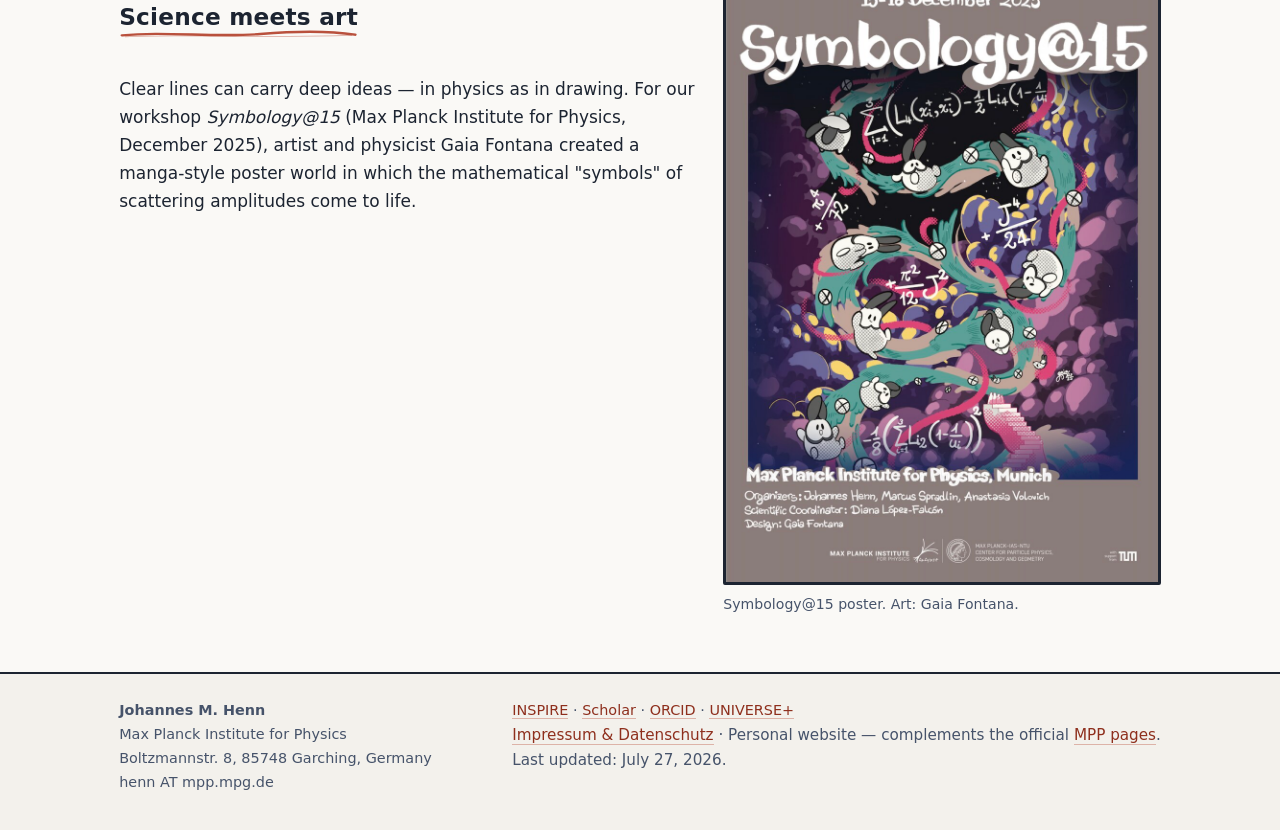
<file: outreach.html>
<!DOCTYPE html>
<html lang="en">
<head>
<meta charset="utf-8">
<meta name="viewport" content="width=device-width, initial-scale=1">
<title>Outreach — Johannes M. Henn</title>
<meta name="description" content="Outreach: public events, videos, artwork and broad-audience material on particle physics and scattering amplitudes.">
<link rel="icon" type="image/svg+xml" href="assets/img/favicon.svg">
<link rel="icon" type="image/png" href="assets/img/favicon.png">
<link rel="stylesheet" href="assets/css/style.css">
</head>
<body>

<nav class="nav">
  <div class="nav-inner">
    <a class="brand" href="index.html">Johannes M. Henn<span>.</span></a>
    <ul>
      <li><a href="index.html">Home</a></li>
      <li><a href="research.html">Research</a></li>
      <li><a href="talks.html">Talks</a></li>
      <li><a href="collaborate.html">Join &amp; collaborate</a></li>
      <li><a href="students.html">For students</a></li>
      <li><a href="funding.html">Funding</a></li>
      <li><a href="management.html">Science policy</a></li>
      <li><a class="active" href="outreach.html">Outreach</a></li>
      <li><a href="cv.html">CV</a></li>
    </ul>
  </div>
</nav>

<main class="wrap">

  <h1>Outreach</h1>
  <p class="lead">
    Physics belongs to everyone. Our group enjoys sharing the excitement of
    fundamental research with the public — through talks, discussions, and
    dedicated outreach material.
  </p>

  <section>
    <h2>Scattering Amplitudes</h2>
    <p>
      <a href="https://www.scattering-amplitudes.com">www.scattering-amplitudes.com</a> is an
      outreach website created as part of the ERC Consolidator Grant
      <em>Novel Structures of Scattering Amplitudes</em>. It explains our research field
      to a general audience and collects news, videos, and background material.
    </p>
  </section>

  <section>
    <h2>Broad-audience lectures</h2>
    <p>
      An example: <a href="assets/talks/2015_Sao_Paulo_lecture_Henn.pdf">From the motion of the
      planets to elementary particle physics</a> (ICTP-SAIFR, São Paulo, July 22, 2015) —
      a lecture tracing how the same drive to understand motion connects Kepler's planets to
      the quantum world of the LHC. On the same theme, see the outreach article
      <a href="https://www.ias.edu/ideas/2015/henn-planets">From the Motion of Planets to Quantum
      Field Theory</a> — on the hidden symmetries of orbits, energy levels, and elementary particle
      interactions — published in <em>The Institute Letter</em> (Institute for Advanced Study), Summer 2015.
    </p>
  </section>

  <section>
    <h2>Public events we organized</h2>
    <p>
      For the public event <em>"What holds the world together?"</em> at the Max Planck Institute
      for Physics, we welcomed Nima Arkani-Hamed, theoretical physicist at the Institute for
      Advanced Study, Princeton, and Armin Nassehi, sociologist at LMU Munich. Both videos are
      part of the ERC grant AMPLITUDES
      (<a href="https://www.scattering-amplitudes.com">www.scattering-amplitudes.com</a>);
      video production: KUK Filmproduktion GmbH.
    </p>
    <div class="video-cards">
      <a class="video-card" href="https://www.youtube.com/watch?v=GL77oOnrPzY">
        <span class="play"></span>
        <span class="vtitle">"The End of Space-Time"</span>
        <span class="vmeta">Public lecture by Nima Arkani-Hamed (IAS Princeton) · watch on YouTube</span>
      </a>
      <a class="video-card" href="https://www.youtube.com/watch?v=xJrMS-E5v3s">
        <span class="play"></span>
        <span class="vtitle">"What holds the world together?"</span>
        <span class="vmeta">Nima Arkani-Hamed in conversation with Armin Nassehi · watch on YouTube</span>
      </a>
    </div>
    <ul class="talk-list">
      <li>
        <figure class="float-right" style="width:42%; margin:.2rem 0 .5rem 1.2rem">
          <img src="assets/img/farmelo.jpg" alt="Graham Farmelo speaking at the Max Planck Institute for Physics">
          <figcaption>Graham Farmelo at MPP, July 31, 2025.</figcaption>
        </figure>
        <div class="title"><a href="https://indico.mpp.mpg.de/event/11335/">Paul Dirac and the religion of mathematical beauty — public lecture by Graham Farmelo</a></div>
        <div class="meta">Author of <em>The Strangest Man</em> and <em>The Universe Speaks in Numbers</em>.
        July 31, 2025, Max Planck Institute for Physics.</div>
      </li>
    </ul>
  </section>

  <section style="clear:both; overflow:auto">
    <h2>Science meets art</h2>
    <figure class="float-right" style="width:42%; margin:.2rem 0 .5rem 1.2rem">
      <img src="assets/img/symbology-poster.jpg" alt="Symbology@15 workshop poster by Gaia Fontana">
      <figcaption>Symbology@15 poster. Art: Gaia Fontana.</figcaption>
    </figure>
    <p>
      Clear lines can carry deep ideas — in physics as in drawing. For our workshop
      <em>Symbology@15</em> (Max Planck Institute for Physics, December 2025), artist and
      physicist Gaia Fontana created a manga-style poster world in which the mathematical
      "symbols" of scattering amplitudes come to life.
    </p>
  </section>

</main>

<footer>
  <div class="wrap">
    <div>
      <strong>Johannes M. Henn</strong><br>
      Max Planck Institute for Physics<br>
      Boltzmannstr. 8, 85748 Garching, Germany<br>
      henn&nbsp;AT&nbsp;mpp.mpg.de
    </div>
    <div>
      <a href="https://inspirehep.net/authors/1040053">INSPIRE</a> ·
      <a href="https://scholar.google.com/citations?hl=en&amp;user=UkL5Gi8AAAAJ">Scholar</a> ·
      <a href="https://orcid.org/0000-0003-1183-4652">ORCID</a> ·
      <a href="https://positive-geometry.com">UNIVERSE+</a><br>
      <span class="muted"><a href="imprint.html">Impressum &amp; Datenschutz</a> · Personal website — complements the official <a href="https://www.mpp.mpg.de/en/">MPP pages</a>.<br>Last updated: July 27, 2026.</span>
    </div>
  </div>
</footer>

</body>
</html>
</file>
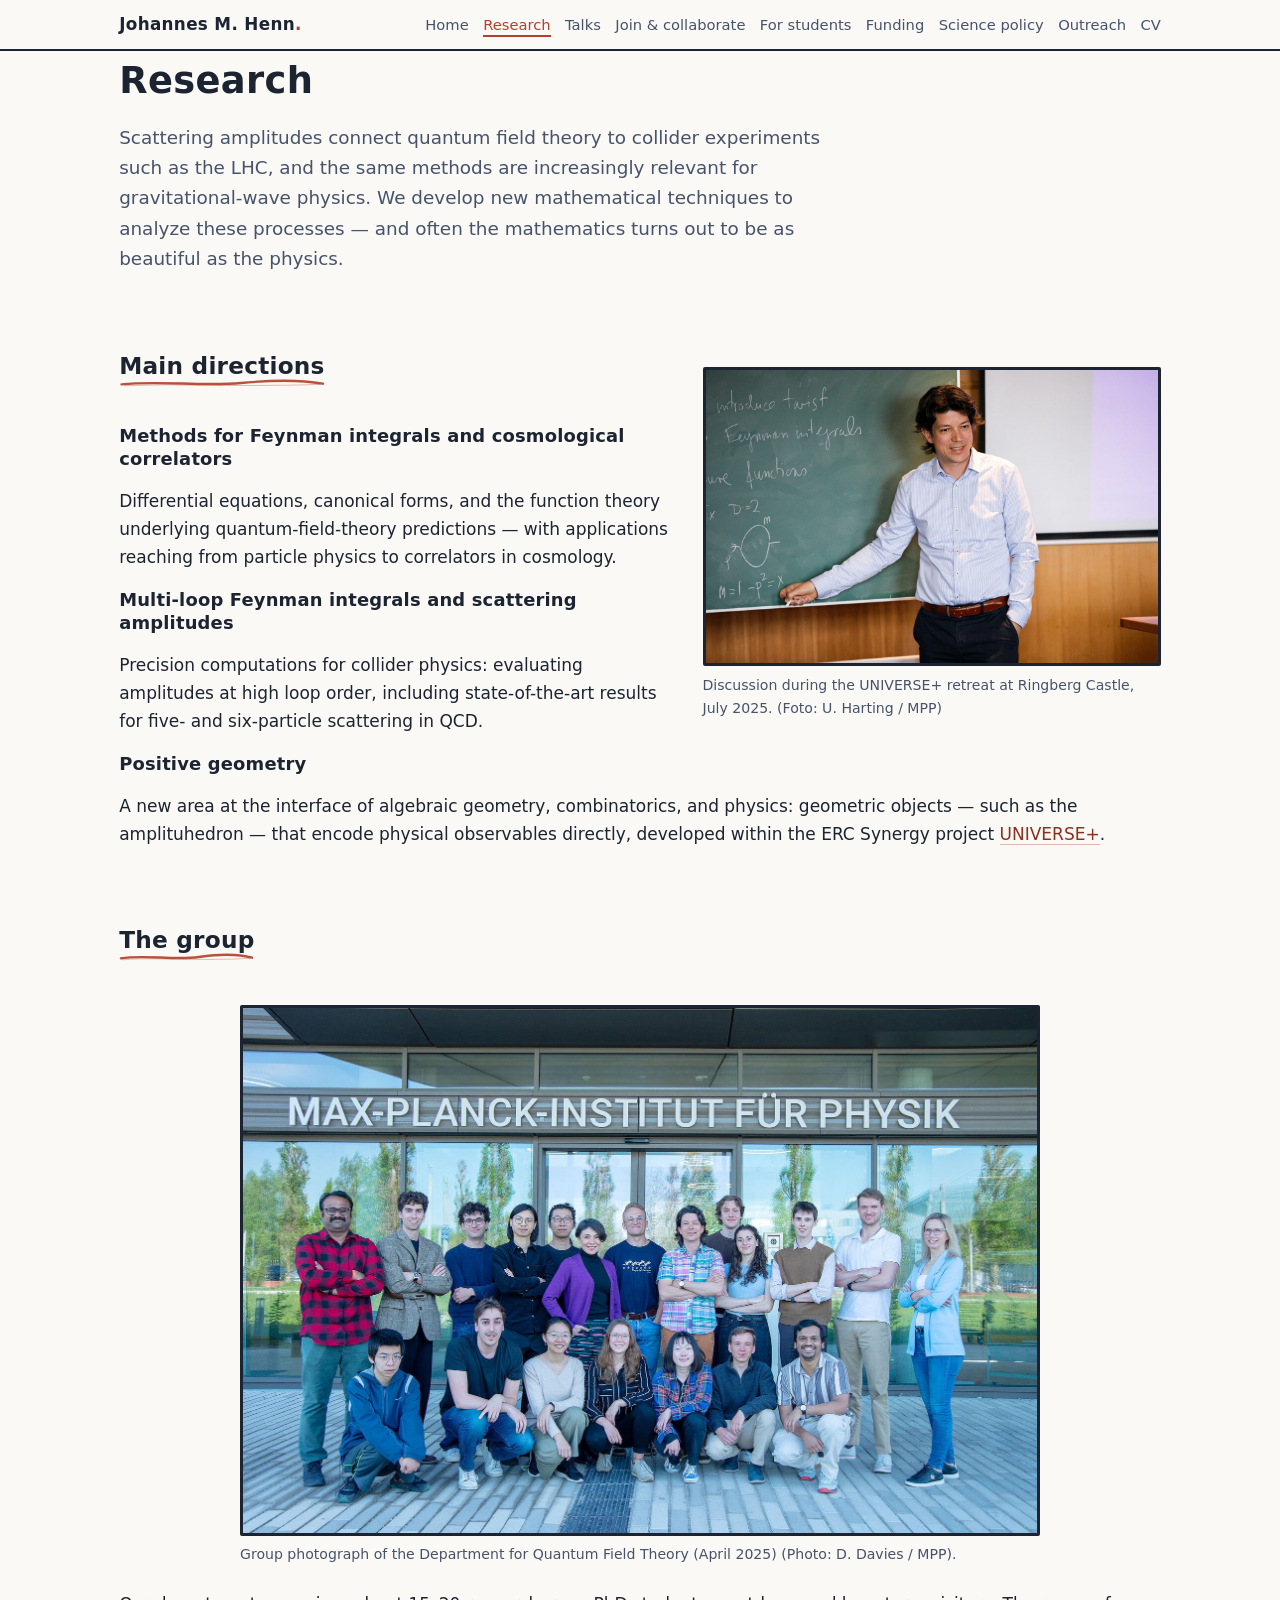
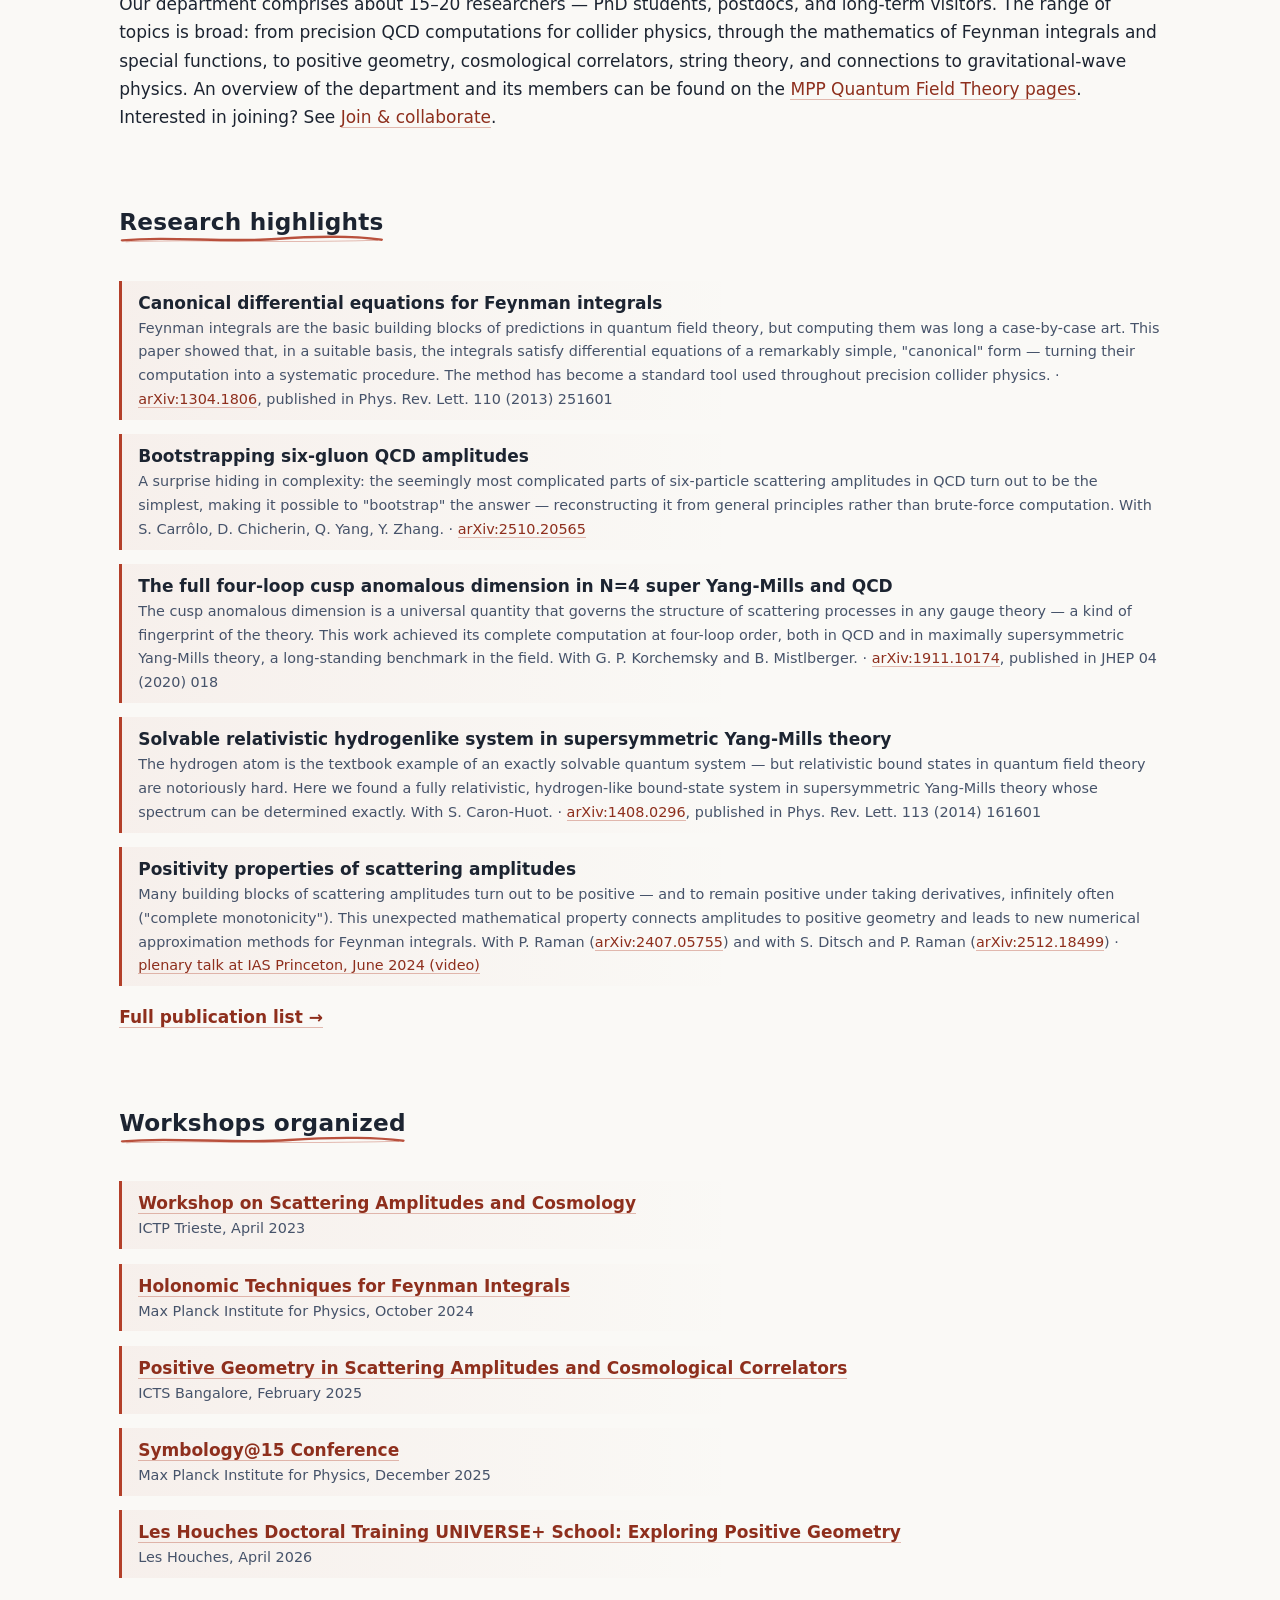
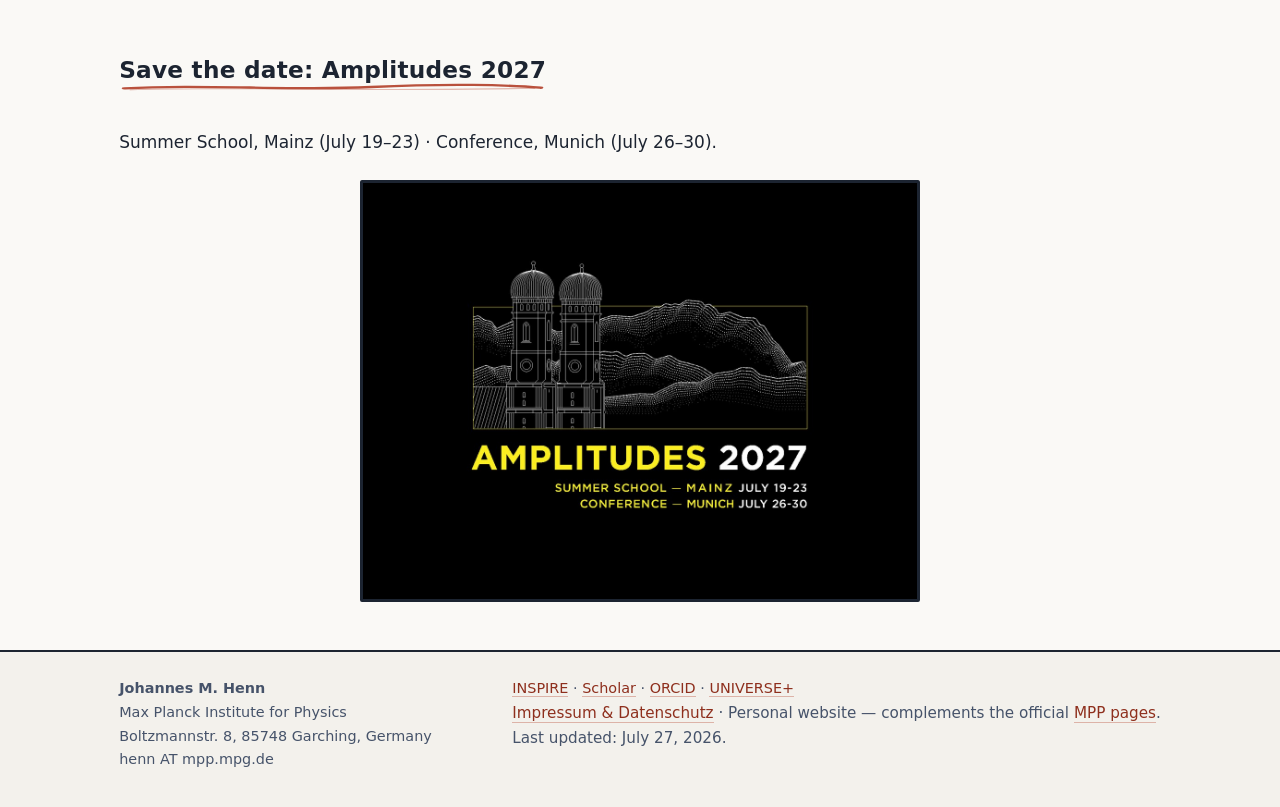
<file: research.html>
<!DOCTYPE html>
<html lang="en">
<head>
<meta charset="utf-8">
<meta name="viewport" content="width=device-width, initial-scale=1">
<title>Research — Johannes M. Henn</title>
<meta name="description" content="Research directions and highlights of Johannes M. Henn and the Quantum Field Theory department at the Max Planck Institute for Physics.">
<link rel="icon" type="image/svg+xml" href="assets/img/favicon.svg">
<link rel="icon" type="image/png" href="assets/img/favicon.png">
<link rel="stylesheet" href="assets/css/style.css">
</head>
<body>

<nav class="nav">
  <div class="nav-inner">
    <a class="brand" href="index.html">Johannes M. Henn<span>.</span></a>
    <ul>
      <li><a href="index.html">Home</a></li>
      <li><a class="active" href="research.html">Research</a></li>
      <li><a href="talks.html">Talks</a></li>
      <li><a href="collaborate.html">Join &amp; collaborate</a></li>
      <li><a href="students.html">For students</a></li>
      <li><a href="funding.html">Funding</a></li>
      <li><a href="management.html">Science policy</a></li>
      <li><a href="outreach.html">Outreach</a></li>
      <li><a href="cv.html">CV</a></li>
    </ul>
  </div>
</nav>

<main class="wrap">

  <h1>Research</h1>
  <p class="lead">
    Scattering amplitudes connect quantum field theory to collider experiments such as the LHC,
    and the same methods are increasingly relevant for gravitational-wave physics.
    We develop new mathematical techniques to analyze these processes — and often the mathematics
    turns out to be as beautiful as the physics.
  </p>

  <section>
    <figure class="float-right" style="margin-top:3.2rem">
      <img src="assets/img/blackboard.jpg" alt="Johannes Henn explaining Feynman integrals at the blackboard">
      <figcaption>Discussion during the UNIVERSE+ retreat at Ringberg Castle, July 2025.
      (Foto: U.&nbsp;Harting&nbsp;/&nbsp;MPP)</figcaption>
    </figure>
    <h2>Main directions</h2>
    <h3>Methods for Feynman integrals and cosmological correlators</h3>
    <p>
      Differential equations, canonical forms, and the function theory underlying
      quantum-field-theory predictions — with applications reaching from particle physics
      to correlators in cosmology.
    </p>
    <h3>Multi-loop Feynman integrals and scattering amplitudes</h3>
    <p>
      Precision computations for collider physics: evaluating amplitudes at high loop order,
      including state-of-the-art results for five- and six-particle scattering in QCD.
    </p>
    <h3>Positive geometry</h3>
    <p>
      A new area at the interface of algebraic geometry, combinatorics, and physics:
      geometric objects — such as the amplituhedron — that encode physical observables directly,
      developed within the ERC Synergy project <a href="https://positive-geometry.com">UNIVERSE+</a>.
    </p>
  </section>

  <section id="group" style="clear:both">
    <h2>The group</h2>
    <figure style="max-width:800px; margin-left:auto; margin-right:auto">
      <img src="assets/img/group-photo.jpg" alt="Group photograph of the Department for Quantum Field Theory">
      <figcaption>Group photograph of the Department for Quantum Field Theory (April 2025)
      (Photo: D.&nbsp;Davies&nbsp;/&nbsp;MPP).</figcaption>
    </figure>
    <p>
      Our department comprises about 15–20 researchers — PhD students, postdocs, and long-term
      visitors. The range of topics is broad: from precision QCD computations for collider
      physics, through the mathematics of Feynman integrals and special functions, to positive
      geometry, cosmological correlators, string theory, and connections to gravitational-wave
      physics. An overview of the department and its members can be found on the
      <a href="https://www.mpp.mpg.de/en/research/structure-of-matter/quantum-field-theory">MPP
      Quantum Field Theory pages</a>.
      Interested in joining? See <a href="collaborate.html">Join &amp; collaborate</a>.
    </p>
  </section>

  <section>
    <h2>Research highlights</h2>
    <ul class="talk-list">
      <li>
        <div class="title">Canonical differential equations for Feynman integrals</div>
        <div class="meta">
          Feynman integrals are the basic building blocks of predictions in quantum field theory,
          but computing them was long a case-by-case art. This paper showed that, in a suitable
          basis, the integrals satisfy differential equations of a remarkably simple, "canonical"
          form — turning their computation into a systematic procedure. The method has become a
          standard tool used throughout precision collider physics.
          · <a href="https://arxiv.org/abs/1304.1806">arXiv:1304.1806</a>,
          published in Phys. Rev. Lett. 110 (2013) 251601
        </div>
      </li>
      <li>
        <div class="title">Bootstrapping six-gluon QCD amplitudes</div>
        <div class="meta">
          A surprise hiding in complexity: the seemingly most complicated parts of six-particle
          scattering amplitudes in QCD turn out to be the simplest, making it possible to
          "bootstrap" the answer — reconstructing it from general principles rather than
          brute-force computation. With S. Carrôlo, D. Chicherin, Q. Yang, Y. Zhang.
          · <a href="https://arxiv.org/abs/2510.20565">arXiv:2510.20565</a>
        </div>
      </li>
      <li>
        <div class="title">The full four-loop cusp anomalous dimension in N=4 super Yang-Mills and QCD</div>
        <div class="meta">
          The cusp anomalous dimension is a universal quantity that governs the structure of
          scattering processes in any gauge theory — a kind of fingerprint of the theory.
          This work achieved its complete computation at four-loop order, both in QCD and in
          maximally supersymmetric Yang-Mills theory, a long-standing benchmark in the field.
          With G. P. Korchemsky and B. Mistlberger.
          · <a href="https://arxiv.org/abs/1911.10174">arXiv:1911.10174</a>,
          published in JHEP 04 (2020) 018
        </div>
      </li>
      <li>
        <div class="title">Solvable relativistic hydrogenlike system in supersymmetric Yang-Mills theory</div>
        <div class="meta">
          The hydrogen atom is the textbook example of an exactly solvable quantum system —
          but relativistic bound states in quantum field theory are notoriously hard.
          Here we found a fully relativistic, hydrogen-like bound-state system in supersymmetric
          Yang-Mills theory whose spectrum can be determined exactly.
          With S. Caron-Huot.
          · <a href="https://arxiv.org/abs/1408.0296">arXiv:1408.0296</a>,
          published in Phys. Rev. Lett. 113 (2014) 161601
        </div>
      </li>
      <li>
        <div class="title">Positivity properties of scattering amplitudes</div>
        <div class="meta">
          Many building blocks of scattering amplitudes turn out to be positive — and to remain
          positive under taking derivatives, infinitely often ("complete monotonicity"). This
          unexpected mathematical property connects amplitudes to positive geometry and leads to
          new numerical approximation methods for Feynman integrals.
          With P. Raman (<a href="https://arxiv.org/abs/2407.05755">arXiv:2407.05755</a>)
          and with S. Ditsch and P. Raman (<a href="https://arxiv.org/abs/2512.18499">arXiv:2512.18499</a>)
          · <a href="https://www.youtube.com/watch?v=D3UAoM-zUFc">plenary talk at IAS Princeton, June 2024 (video)</a>
        </div>
      </li>
    </ul>
    <p><strong><a href="https://inspirehep.net/authors/1040053?ui-citation-summary=true&amp;ui-exclude-self-citations=true">Full publication list →</a></strong></p>
  </section>

  <section>
    <h2>Workshops organized</h2>
    <ul class="talk-list">
      <li>
        <div class="title"><a href="https://indico.ictp.it/event/10165/speakers">Workshop on Scattering Amplitudes and Cosmology</a></div>
        <div class="meta">ICTP Trieste, April 2023</div>
      </li>
      <li>
        <div class="title"><a href="https://indico.mpp.mpg.de/event/10191/">Holonomic Techniques for Feynman Integrals</a></div>
        <div class="meta">Max Planck Institute for Physics, October 2024</div>
      </li>
      <li>
        <div class="title"><a href="https://www.icts.res.in/program/posg/talks">Positive Geometry in Scattering Amplitudes and Cosmological Correlators</a></div>
        <div class="meta">ICTS Bangalore, February 2025</div>
      </li>
      <li>
        <div class="title"><a href="https://indico.mpp.mpg.de/event/11294/">Symbology@15 Conference</a></div>
        <div class="meta">Max Planck Institute for Physics, December 2025</div>
      </li>
      <li>
        <div class="title"><a href="https://www.houches-school-physics.com/program/program-2026/doctoral-training-universe-school-exploring-positive-geometry-1662779.kjsp">Les Houches Doctoral Training UNIVERSE+ School: Exploring Positive Geometry</a></div>
        <div class="meta">Les Houches, April 2026</div>
      </li>
    </ul>
  </section>

  <section>
    <h2>Save the date: Amplitudes 2027</h2>
    <p>Summer School, Mainz (July 19–23) · Conference, Munich (July 26–30).</p>
    <figure style="max-width:560px; margin-left:auto; margin-right:auto">
      <img src="assets/img/amplitudes2027.jpg" alt="Save the date: Amplitudes 2027 — Summer School in Mainz, July 19-23, and Conference in Munich, July 26-30">
    </figure>
  </section>

</main>

<footer>
  <div class="wrap">
    <div>
      <strong>Johannes M. Henn</strong><br>
      Max Planck Institute for Physics<br>
      Boltzmannstr. 8, 85748 Garching, Germany<br>
      henn&nbsp;AT&nbsp;mpp.mpg.de
    </div>
    <div>
      <a href="https://inspirehep.net/authors/1040053">INSPIRE</a> ·
      <a href="https://scholar.google.com/citations?hl=en&amp;user=UkL5Gi8AAAAJ">Scholar</a> ·
      <a href="https://orcid.org/0000-0003-1183-4652">ORCID</a> ·
      <a href="https://positive-geometry.com">UNIVERSE+</a><br>
      <span class="muted"><a href="imprint.html">Impressum &amp; Datenschutz</a> · Personal website — complements the official <a href="https://www.mpp.mpg.de/en/">MPP pages</a>.<br>Last updated: July 27, 2026.</span>
    </div>
  </div>
</footer>

</body>
</html>
</file>
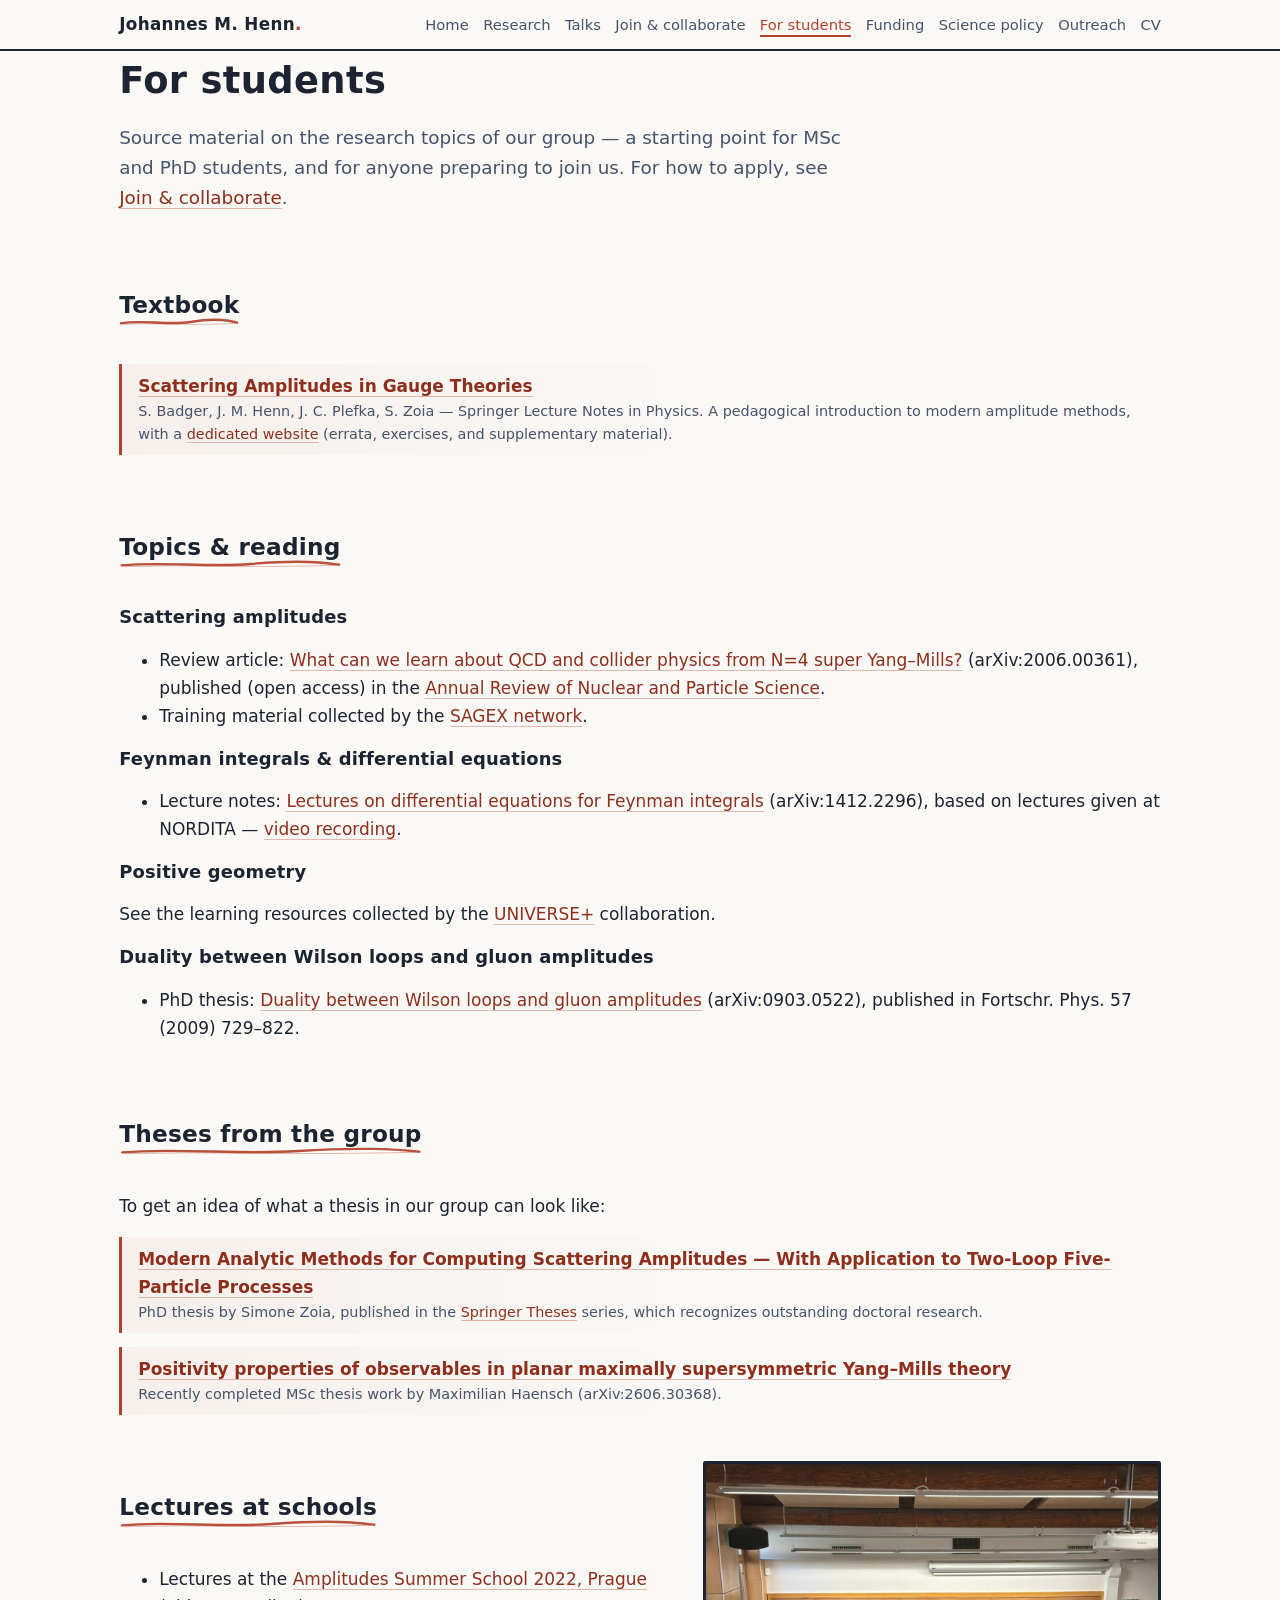
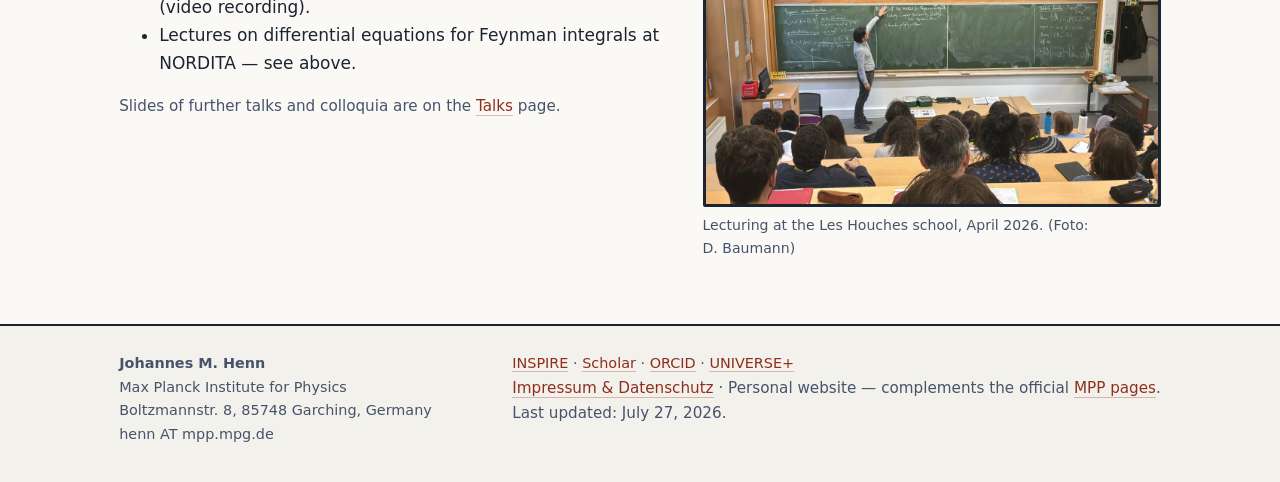
<file: students.html>
<!DOCTYPE html>
<html lang="en">
<head>
<meta charset="utf-8">
<meta name="viewport" content="width=device-width, initial-scale=1">
<title>For students — Johannes M. Henn</title>
<meta name="description" content="Lecture notes, recordings and reading material on scattering amplitudes, Feynman integrals and positive geometry, for MSc and PhD students.">
<link rel="icon" type="image/svg+xml" href="assets/img/favicon.svg">
<link rel="icon" type="image/png" href="assets/img/favicon.png">
<link rel="stylesheet" href="assets/css/style.css">
</head>
<body>

<nav class="nav">
  <div class="nav-inner">
    <a class="brand" href="index.html">Johannes M. Henn<span>.</span></a>
    <ul>
      <li><a href="index.html">Home</a></li>
      <li><a href="research.html">Research</a></li>
      <li><a href="talks.html">Talks</a></li>
      <li><a href="collaborate.html">Join &amp; collaborate</a></li>
      <li><a class="active" href="students.html">For students</a></li>
      <li><a href="funding.html">Funding</a></li>
      <li><a href="management.html">Science policy</a></li>
      <li><a href="outreach.html">Outreach</a></li>
      <li><a href="cv.html">CV</a></li>
    </ul>
  </div>
</nav>

<main class="wrap">

  <h1>For students</h1>
  <p class="lead">
    Source material on the research topics of our group — a starting point for
    MSc and PhD students, and for anyone preparing to join us.
    For how to apply, see <a href="collaborate.html#students">Join &amp; collaborate</a>.
  </p>

  <section>
    <h2>Textbook</h2>
    <ul class="talk-list">
      <li>
        <div class="title"><a href="https://link.springer.com/book/10.1007/978-3-031-46987-9">Scattering Amplitudes in Gauge Theories</a></div>
        <div class="meta">S. Badger, J. M. Henn, J. C. Plefka, S. Zoia — Springer Lecture Notes in Physics.
        A pedagogical introduction to modern amplitude methods, with a
        <a href="https://scattering-amplitudes.mpp.mpg.de/scattering-amplitudes-in-qft/">dedicated website</a>
        (errata, exercises, and supplementary material).</div>
      </li>
    </ul>
  </section>

  <section>
    <h2>Topics &amp; reading</h2>
    <h3>Scattering amplitudes</h3>
    <ul>
      <li>Review article: <a href="https://arxiv.org/abs/2006.00361">What can we learn about QCD
          and collider physics from N=4 super Yang–Mills?</a> (arXiv:2006.00361), published (open access) in the
          <a href="https://www.annualreviews.org/content/journals/10.1146/annurev-nucl-102819-100428">Annual
          Review of Nuclear and Particle Science</a>.</li>
      <li>Training material collected by the <a href="https://sagex.org/index.html">SAGEX network</a>.</li>
    </ul>
    <h3>Feynman integrals &amp; differential equations</h3>
    <ul>
      <li>Lecture notes: <a href="https://arxiv.org/abs/1412.2296">Lectures on differential
          equations for Feynman integrals</a> (arXiv:1412.2296), based on lectures given at NORDITA
          — <a href="https://www.youtube.com/watch?v=j-dbpV6UWCw">video recording</a>.</li>
    </ul>
    <h3>Positive geometry</h3>
    <p>See the learning resources collected by the
      <a href="https://positive-geometry.com">UNIVERSE+</a> collaboration.</p>
    <h3>Duality between Wilson loops and gluon amplitudes</h3>
    <ul>
      <li>PhD thesis: <a href="https://arxiv.org/abs/0903.0522">Duality between Wilson loops and
          gluon amplitudes</a> (arXiv:0903.0522), published in Fortschr. Phys. 57 (2009) 729–822.</li>
    </ul>
  </section>

  <section>
    <h2>Theses from the group</h2>
    <p>To get an idea of what a thesis in our group can look like:</p>
    <ul class="talk-list">
      <li>
        <div class="title"><a href="https://inspirehep.net/literature/1961228">Modern Analytic Methods for Computing Scattering Amplitudes — With Application to Two-Loop Five-Particle Processes</a></div>
        <div class="meta">PhD thesis by Simone Zoia, published in the
        <a href="https://link.springer.com/book/10.1007/978-3-031-01945-6">Springer Theses</a> series,
        which recognizes outstanding doctoral research.</div>
      </li>
      <li>
        <div class="title"><a href="https://arxiv.org/abs/2606.30368">Positivity properties of observables in planar maximally supersymmetric Yang–Mills theory</a></div>
        <div class="meta">Recently completed MSc thesis work by Maximilian Haensch (arXiv:2606.30368).</div>
      </li>
    </ul>
  </section>

  <section style="overflow:auto">
    <figure class="float-right">
      <img src="assets/img/les-houches.jpg" alt="Johannes Henn lecturing at the Les Houches school, April 2026">
      <figcaption>Lecturing at the Les Houches school, April 2026. (Foto: D.&nbsp;Baumann)</figcaption>
    </figure>
    <h2>Lectures at schools</h2>
    <ul>
      <li>Lectures at the <a href="https://www.youtube.com/watch?v=Jplxhpt3Rcc">Amplitudes Summer
          School 2022, Prague</a> (video recording).</li>
      <li>Lectures on differential equations for Feynman integrals at NORDITA —
          see above.</li>
    </ul>
    <p class="muted">Slides of further talks and colloquia are on the <a href="talks.html">Talks</a> page.</p>
  </section>

</main>

<footer>
  <div class="wrap">
    <div>
      <strong>Johannes M. Henn</strong><br>
      Max Planck Institute for Physics<br>
      Boltzmannstr. 8, 85748 Garching, Germany<br>
      henn&nbsp;AT&nbsp;mpp.mpg.de
    </div>
    <div>
      <a href="https://inspirehep.net/authors/1040053">INSPIRE</a> ·
      <a href="https://scholar.google.com/citations?hl=en&amp;user=UkL5Gi8AAAAJ">Scholar</a> ·
      <a href="https://orcid.org/0000-0003-1183-4652">ORCID</a> ·
      <a href="https://positive-geometry.com">UNIVERSE+</a><br>
      <span class="muted"><a href="imprint.html">Impressum &amp; Datenschutz</a> · Personal website — complements the official <a href="https://www.mpp.mpg.de/en/">MPP pages</a>.<br>Last updated: July 27, 2026.</span>
    </div>
  </div>
</footer>

</body>
</html>
</file>
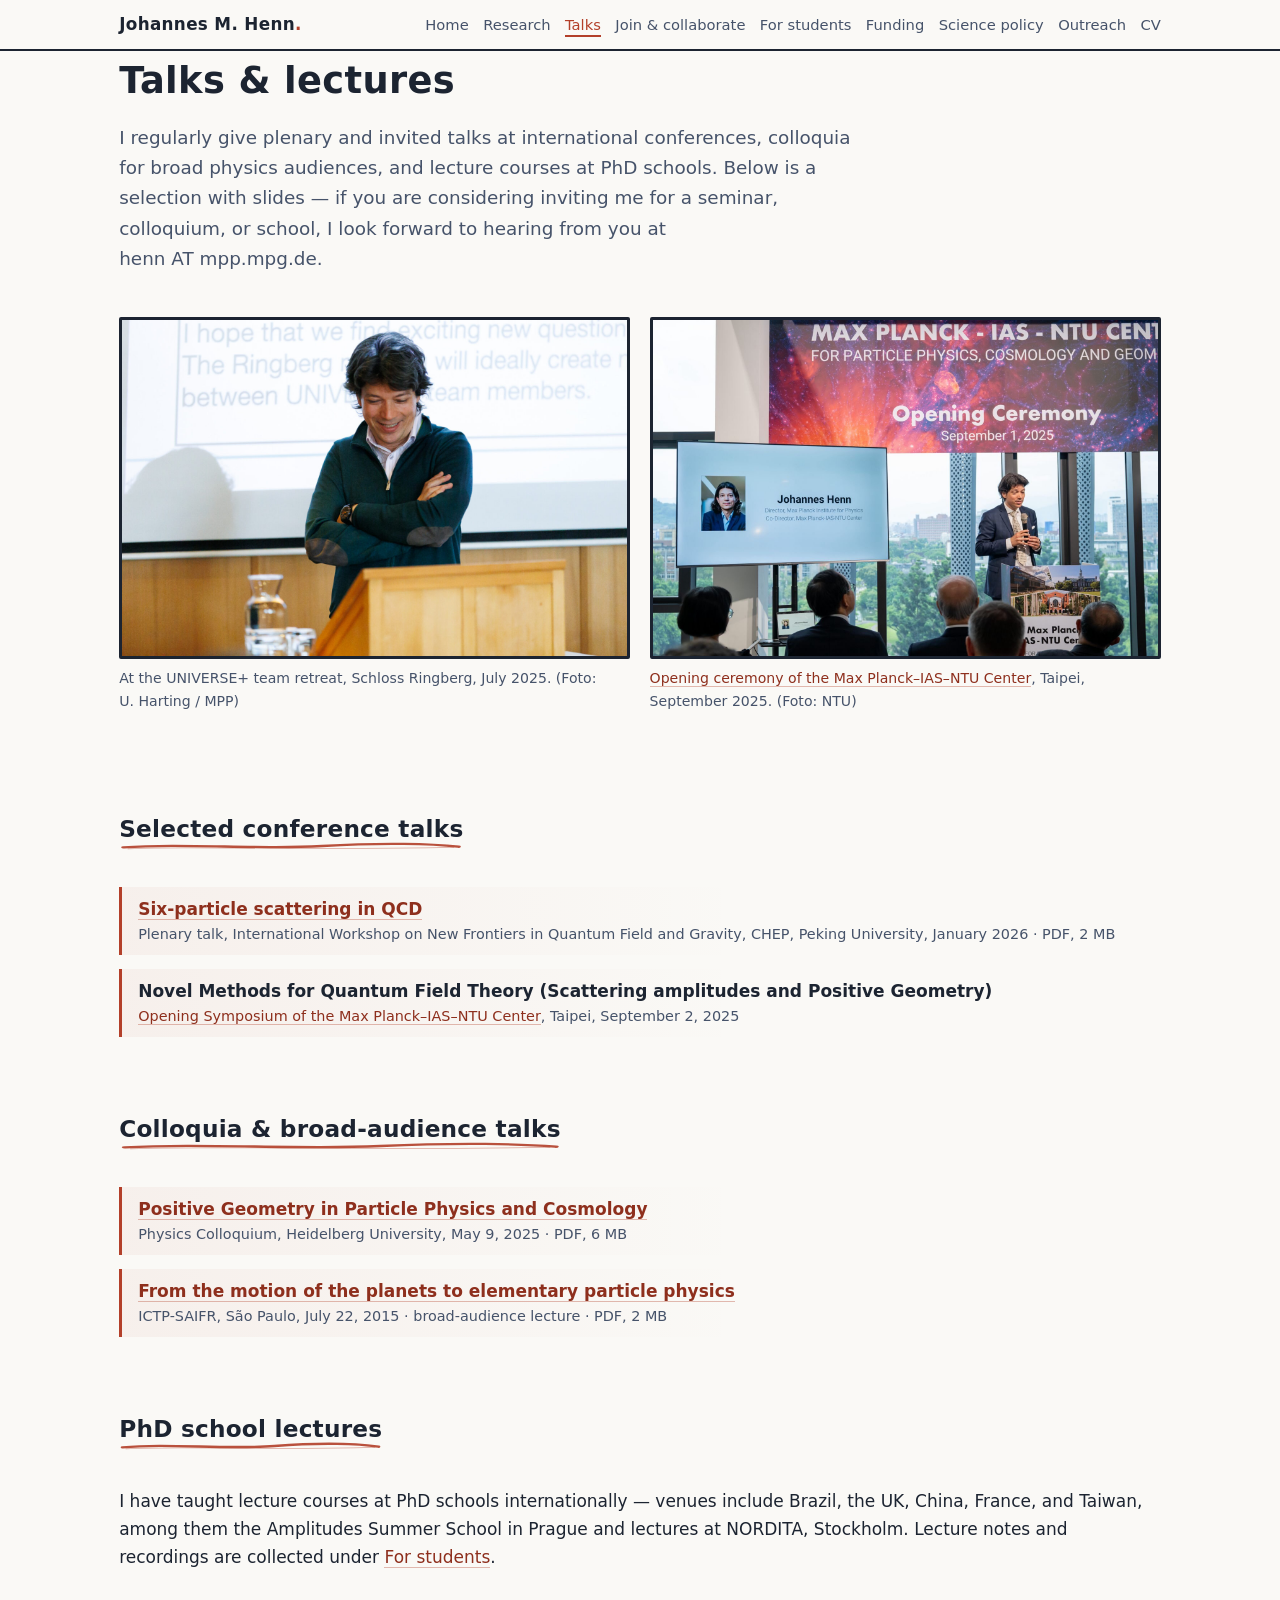
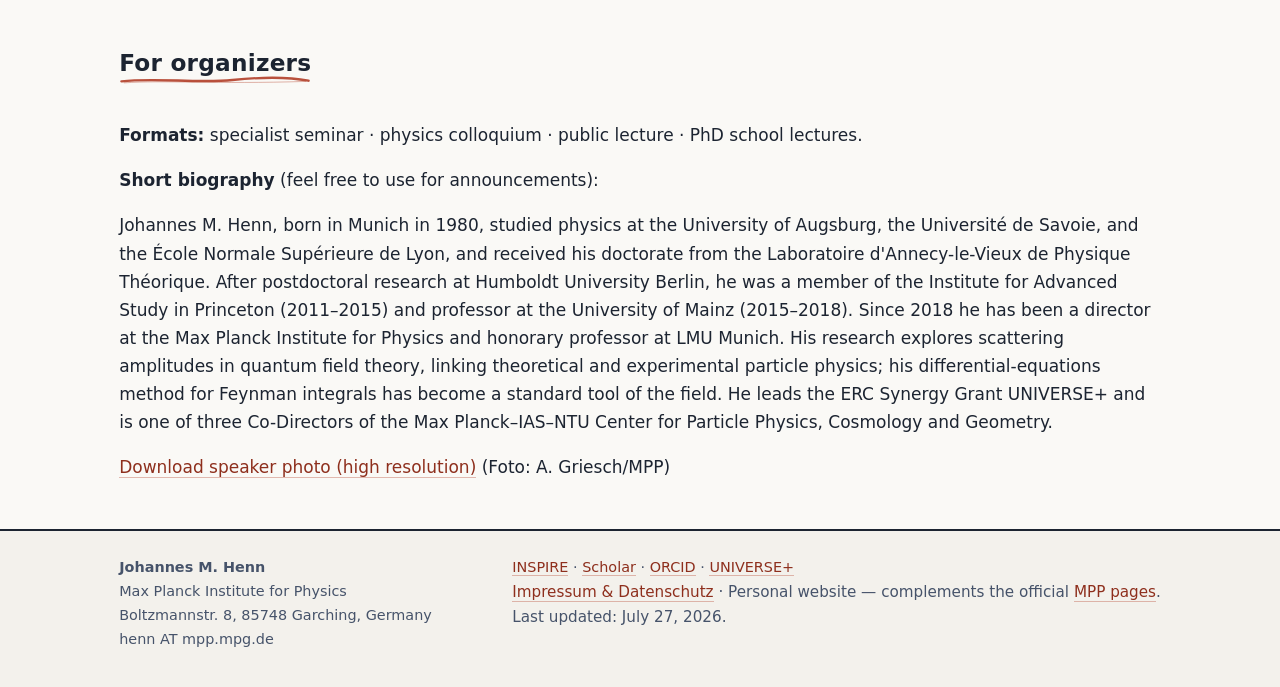
<file: talks.html>
<!DOCTYPE html>
<html lang="en">
<head>
<meta charset="utf-8">
<meta name="viewport" content="width=device-width, initial-scale=1">
<title>Talks — Johannes M. Henn</title>
<meta name="description" content="Selected talks, colloquia and lectures by Johannes M. Henn, with slides and information for seminar and colloquium organizers.">
<link rel="icon" type="image/svg+xml" href="assets/img/favicon.svg">
<link rel="icon" type="image/png" href="assets/img/favicon.png">
<link rel="stylesheet" href="assets/css/style.css">
</head>
<body>

<nav class="nav">
  <div class="nav-inner">
    <a class="brand" href="index.html">Johannes M. Henn<span>.</span></a>
    <ul>
      <li><a href="index.html">Home</a></li>
      <li><a href="research.html">Research</a></li>
      <li><a class="active" href="talks.html">Talks</a></li>
      <li><a href="collaborate.html">Join &amp; collaborate</a></li>
      <li><a href="students.html">For students</a></li>
      <li><a href="funding.html">Funding</a></li>
      <li><a href="management.html">Science policy</a></li>
      <li><a href="outreach.html">Outreach</a></li>
      <li><a href="cv.html">CV</a></li>
    </ul>
  </div>
</nav>

<main class="wrap">

  <h1>Talks &amp; lectures</h1>
  <p class="lead">
    I regularly give plenary and invited talks at international conferences,
    colloquia for broad physics audiences, and lecture courses at PhD schools.
    Below is a selection with slides — if you are considering inviting me for a
    seminar, colloquium, or school, I look forward to hearing from you at
    henn&nbsp;AT&nbsp;mpp.mpg.de.
  </p>

  <div class="fig-row">
    <figure>
      <img src="assets/img/talk-lectern.jpg" alt="Johannes Henn speaking at a UNIVERSE+ retreat">
      <figcaption>At the UNIVERSE+ team retreat, Schloss Ringberg, July 2025.
      (Foto: U.&nbsp;Harting&nbsp;/&nbsp;MPP)</figcaption>
    </figure>
    <figure>
      <img src="assets/img/mpc-opening.jpg" alt="Speaking at the opening ceremony of the Max Planck-IAS-NTU Center in Taipei">
      <figcaption><a href="https://www.mpg.de/25314643/max-planck-center-for-particle-physics-cosmology-and-geometry-inaugurated-in-taiwan">Opening ceremony of the Max Planck–IAS–NTU Center</a>, Taipei, September 2025. (Foto: NTU)</figcaption>
    </figure>
  </div>

  <section>
    <h2>Selected conference talks</h2>
    <ul class="talk-list">
      <li>
        <div class="title"><a href="assets/talks/2026_PKU_colloquium_Henn.pdf">Six-particle scattering in QCD</a></div>
        <div class="meta">Plenary talk, International Workshop on New Frontiers in Quantum Field and Gravity, CHEP, Peking University, January 2026 · PDF, 2&nbsp;MB</div>
      </li>
      <li>
        <div class="title">Novel Methods for Quantum Field Theory (Scattering amplitudes and Positive Geometry)</div>
        <div class="meta"><a href="https://indico.cern.ch/event/1552499/">Opening Symposium of the Max Planck–IAS–NTU Center</a>, Taipei, September 2, 2025</div>
      </li>
    </ul>
  </section>

  <section>
    <h2>Colloquia &amp; broad-audience talks</h2>
    <ul class="talk-list">
      <li>
        <div class="title"><a href="assets/talks/2025_Heidelberg_colloquium_Henn.pdf">Positive Geometry in Particle Physics and Cosmology</a></div>
        <div class="meta">Physics Colloquium, Heidelberg University, May 9, 2025 · PDF, 6&nbsp;MB</div>
      </li>
      <li>
        <div class="title"><a href="assets/talks/2015_Sao_Paulo_lecture_Henn.pdf">From the motion of the planets to elementary particle physics</a></div>
        <div class="meta">ICTP-SAIFR, São Paulo, July 22, 2015 · broad-audience lecture · PDF, 2&nbsp;MB</div>
      </li>
    </ul>
  </section>

  <section>
    <h2>PhD school lectures</h2>
    <p>
      I have taught lecture courses at PhD schools internationally — venues include
      Brazil, the UK, China, France, and Taiwan, among them the Amplitudes Summer School
      in Prague and lectures at NORDITA, Stockholm. Lecture notes and recordings are
      collected under <a href="students.html">For students</a>.
    </p>
  </section>

  <section>
    <h2>For organizers</h2>
    <p>
      <strong>Formats:</strong> specialist seminar · physics colloquium · public lecture ·
      PhD school lectures.
    </p>
    <p>
      <strong>Short biography</strong> (feel free to use for announcements):
    </p>
    <p>
      Johannes M. Henn, born in Munich in 1980, studied physics at the University of Augsburg,
      the Université de Savoie, and the École Normale Supérieure de Lyon, and received his
      doctorate from the Laboratoire d'Annecy-le-Vieux de Physique Théorique. After postdoctoral
      research at Humboldt University Berlin, he was a member of the Institute for Advanced Study
      in Princeton (2011–2015) and professor at the University of Mainz (2015–2018). Since 2018 he
      has been a director at the Max Planck Institute for Physics and honorary professor at LMU
      Munich. His research explores scattering amplitudes in quantum field theory, linking
      theoretical and experimental particle physics; his differential-equations method for
      Feynman integrals has become a standard tool of the field. He leads the ERC Synergy Grant
      UNIVERSE+ and is one of three Co-Directors of the Max Planck–IAS–NTU Center for Particle
      Physics, Cosmology and Geometry.
    </p>
    <p>
      <a href="assets/img/speaker-photo-henn.jpg" download>Download speaker photo (high resolution)</a>
      (Foto: A.&nbsp;Griesch/MPP)
    </p>
  </section>

</main>

<footer>
  <div class="wrap">
    <div>
      <strong>Johannes M. Henn</strong><br>
      Max Planck Institute for Physics<br>
      Boltzmannstr. 8, 85748 Garching, Germany<br>
      henn&nbsp;AT&nbsp;mpp.mpg.de
    </div>
    <div>
      <a href="https://inspirehep.net/authors/1040053">INSPIRE</a> ·
      <a href="https://scholar.google.com/citations?hl=en&amp;user=UkL5Gi8AAAAJ">Scholar</a> ·
      <a href="https://orcid.org/0000-0003-1183-4652">ORCID</a> ·
      <a href="https://positive-geometry.com">UNIVERSE+</a><br>
      <span class="muted"><a href="imprint.html">Impressum &amp; Datenschutz</a> · Personal website — complements the official <a href="https://www.mpp.mpg.de/en/">MPP pages</a>.<br>Last updated: July 27, 2026.</span>
    </div>
  </div>
</footer>

</body>
</html>
</file>
<file: assets/css/style.css>
/* ==========================================================
   Johannes M. Henn — personal website
   Clean lines, geometric accents. Edit colors below.
   ========================================================== */
:root {
  --paper: #faf9f6;
  --ink: #1c2431;
  --ink-soft: #46536a;
  --accent: #b3402a;      /* vermilion ink */
  --accent-dark: #8e2f1d;
  --teal: #2a6f77;
  --line: #ddd8cf;
  --card: #ffffff;
  --maxw: 1080px;
}

* { box-sizing: border-box; }
html { scroll-behavior: smooth; }
body {
  margin: 0;
  font-family: "Avenir Next", "Segoe UI", "Helvetica Neue", system-ui, sans-serif;
  font-size: 17px;
  line-height: 1.65;
  color: var(--ink);
  background: var(--paper);
}
a { color: var(--accent-dark); text-decoration: none; border-bottom: 1px solid rgba(179,64,42,.35); }
a:hover { color: var(--accent); border-bottom-color: var(--accent); }

/* ---------- navigation ---------- */
.nav {
  position: sticky; top: 0; z-index: 50;
  background: rgba(250,249,246,.95);
  backdrop-filter: blur(6px);
  border-bottom: 2px solid var(--ink);
}
.nav-inner {
  max-width: var(--maxw); margin: 0 auto; padding: .65rem 1.2rem;
  display: flex; align-items: center; gap: 1rem; flex-wrap: wrap;
}
.nav .brand {
  font-weight: 700; font-size: 1.05rem; letter-spacing: .02em;
  border: none; color: var(--ink); margin-right: auto; white-space: nowrap;
}
.nav .brand span { color: var(--accent); }
.nav ul { list-style: none; display: flex; gap: .9rem; margin: 0; padding: 0; flex-wrap: wrap; }
.nav ul a {
  border: none; color: var(--ink-soft); font-size: .92rem; font-weight: 500;
  padding-bottom: 2px;
}
.nav ul a:hover, .nav ul a.active { color: var(--accent); box-shadow: 0 2px 0 var(--accent); }

/* ---------- layout ---------- */
.wrap { max-width: var(--maxw); margin: 0 auto; padding: 0 1.2rem; }
main { padding-bottom: 3rem; }
section { margin: 2.6rem 0; }

h1, h2, h3 { line-height: 1.25; letter-spacing: .01em; }
h1 { font-size: 2.3rem; margin: .2em 0 .3em; font-weight: 700; }
h2 {
  font-size: 1.45rem; margin-top: 2.2rem; font-weight: 700;
  display: inline-block; padding-bottom: 8px;
  background: url("../img/underline.svg") no-repeat left bottom / 100% 10px;
}
h3 { font-size: 1.12rem; margin-bottom: .3rem; }
.lead { font-size: 1.15rem; color: var(--ink-soft); max-width: 46rem; }
.muted { color: var(--ink-soft); font-size: .95rem; }

/* ---------- hero ---------- */
.hero {
  display: grid; grid-template-columns: 1.15fr .85fr; gap: 2.5rem;
  align-items: center; padding: 3rem 0 1.5rem; position: relative;
}
.hero .kicker {
  text-transform: uppercase; letter-spacing: .18em; font-size: .8rem;
  color: var(--accent); font-weight: 600;
}
.hero-photo { position: relative; justify-self: center; }
.hero-photo img {
  width: 100%; max-width: 360px; display: block;
  border: 3px solid var(--ink); border-radius: 2px;
}
.hero-deco {
  position: absolute; right: -60px; top: -40px; width: 260px; opacity: .12;
  pointer-events: none; z-index: -1;
}

/* ---------- cards ---------- */
.cards { display: grid; grid-template-columns: repeat(auto-fill, minmax(240px, 1fr)); gap: 1rem; margin-top: 1.2rem; }
.card {
  background: var(--card); border: 2px solid var(--ink); border-radius: 3px;
  padding: 1rem 1.1rem; position: relative;
  box-shadow: 4px 4px 0 rgba(28,36,49,.12);
}
.card h3 { margin-top: 0; }
.card h3 a { border: none; color: var(--ink); }
.card h3 a:hover { color: var(--accent); }
.card p { margin: .3rem 0 0; font-size: .95rem; color: var(--ink-soft); }
.card .tag {
  display: inline-block; font-size: .72rem; text-transform: uppercase; letter-spacing: .12em;
  color: var(--accent); font-weight: 700; margin-bottom: .35rem;
}

/* ---------- figures ---------- */
figure { margin: 1.5rem 0; }
figure img { width: 100%; display: block; border: 3px solid var(--ink); border-radius: 2px; }
figcaption { font-size: .88rem; color: var(--ink-soft); margin-top: .45rem; }
.fig-row { display: grid; grid-template-columns: 1fr 1fr; gap: 1.2rem; }
.float-right { float: right; width: 44%; margin: .3rem 0 1rem 1.6rem; }

/* ---------- lists / talks ---------- */
.talk-list { list-style: none; padding: 0; }
.talk-list li {
  border-left: 3px solid var(--accent); padding: .5rem 0 .5rem 1rem; margin: .9rem 0;
  background: linear-gradient(90deg, rgba(179,64,42,.05), transparent 60%);
}
.talk-list .title { font-weight: 600; }
.talk-list .meta { font-size: .9rem; color: var(--ink-soft); }

.link-row { display: flex; flex-wrap: wrap; gap: .6rem; margin-top: 1rem; padding: 0; list-style: none; }
.link-row a {
  border: 2px solid var(--ink); border-radius: 999px; padding: .25rem .9rem;
  font-size: .88rem; font-weight: 600; color: var(--ink); background: var(--card);
}
.link-row a:hover { border-color: var(--accent); color: var(--accent); }

/* ---------- video cards ---------- */
.video-cards { display: grid; grid-template-columns: 1fr 1fr; gap: 1.2rem; margin: 1.2rem 0; }
.video-card {
  display: flex; flex-direction: column; justify-content: flex-end; gap: .4rem;
  position: relative; min-height: 190px; padding: 1.1rem 1.2rem;
  border: 3px solid var(--ink); border-radius: 3px;
  background: #161e2c url("../img/polytope.svg") no-repeat right -70px top -70px / 280px;
  color: #fff; text-decoration: none;
  box-shadow: 4px 4px 0 rgba(28,36,49,.12);
}
.video-card:hover { border-color: var(--accent); color: #fff; }
.video-card .play {
  position: absolute; top: 1rem; left: 1.1rem;
  width: 52px; height: 52px; border-radius: 50%;
  background: var(--accent); display: flex; align-items: center; justify-content: center;
}
.video-card .play::after {
  content: ""; margin-left: 4px;
  border-left: 16px solid #fff; border-top: 10px solid transparent; border-bottom: 10px solid transparent;
}
.video-card .vtitle { font-weight: 700; line-height: 1.35; }
.video-card .vmeta { font-size: .85rem; color: #c6cddb; }
@media (max-width: 820px) { .video-cards { grid-template-columns: 1fr; } }

/* ---------- callouts ---------- */
.note {
  border: 2px solid var(--teal); border-radius: 3px; background: #eef5f5;
  padding: .9rem 1.1rem; margin: 1.2rem 0; font-size: .97rem;
}
.todo {
  border: 2px dashed #c9a227; border-radius: 3px; background: #fdf7e3;
  padding: .6rem 1rem; margin: 1rem 0; font-size: .9rem; color: #6b5a14;
}
.todo::before { content: "To add: "; font-weight: 700; }

dl.cv { margin: 0; }
dl.cv dt { float: left; width: 8.5rem; font-weight: 600; color: var(--accent-dark); clear: left; }
dl.cv dd { margin: 0 0 .55rem 9.5rem; }

/* ---------- footer ---------- */
footer {
  border-top: 2px solid var(--ink); margin-top: 3rem; padding: 1.6rem 0 2.2rem;
  font-size: .9rem; color: var(--ink-soft); background: #f3f1ec;
}
footer .wrap { display: flex; flex-wrap: wrap; gap: 1.5rem; justify-content: space-between; }

/* ---------- responsive ---------- */
@media (max-width: 820px) {
  .hero { grid-template-columns: 1fr; padding-top: 2rem; }
  .hero-photo { order: -1; }
  .fig-row { grid-template-columns: 1fr; }
  .float-right { float: none; width: 100%; margin: 1rem 0; }
  dl.cv dt { float: none; width: auto; }
  dl.cv dd { margin-left: 0; margin-bottom: .8rem; }
}
</file>
